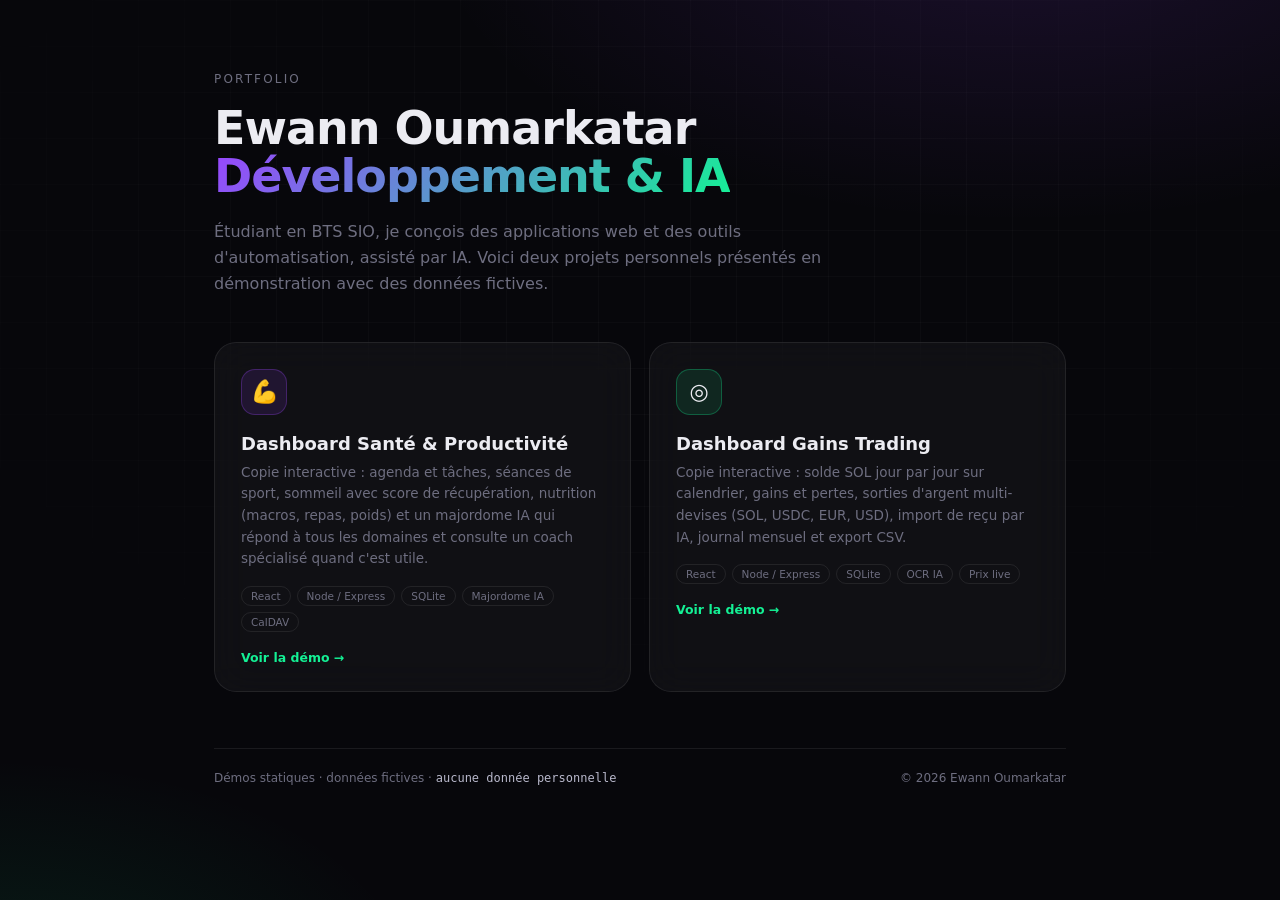
<file: index.html>
<!doctype html>
<html lang="fr">
<head>
<meta charset="utf-8" />
<meta name="viewport" content="width=device-width, initial-scale=1.0" />
<title>Ewann Oumarkatar — Portfolio</title>
<style>
  :root {
    --bg: #07070b;
    --text: #ECECF2;
    --muted: #6E6E80;
    --line: rgba(255,255,255,0.08);
    --glass: rgba(255,255,255,0.04);
    --violet: #9945FF;
    --green: #14F195;
  }
  * { box-sizing: border-box; margin: 0; padding: 0; }
  html, body { min-height: 100%; }
  body {
    background:
      radial-gradient(1000px 520px at 80% -10%, rgba(153,69,255,0.14), transparent 60%),
      radial-gradient(760px 420px at 0% 110%, rgba(20,241,149,0.09), transparent 55%),
      var(--bg);
    color: var(--text);
    font-family: 'Inter', system-ui, -apple-system, 'Segoe UI', sans-serif;
    -webkit-font-smoothing: antialiased;
    min-height: 100vh;
    display: flex;
    flex-direction: column;
  }
  .grid-bg::before {
    content: "";
    position: fixed; inset: 0; pointer-events: none; z-index: 0;
    background-image:
      linear-gradient(rgba(255,255,255,0.022) 1px, transparent 1px),
      linear-gradient(90deg, rgba(255,255,255,0.022) 1px, transparent 1px);
    background-size: 46px 46px;
    -webkit-mask-image: radial-gradient(ellipse 90% 70% at 50% 30%, #000 30%, transparent 75%);
    mask-image: radial-gradient(ellipse 90% 70% at 50% 30%, #000 30%, transparent 75%);
  }
  .wrap { position: relative; z-index: 1; max-width: 900px; margin: 0 auto; padding: 72px 24px 64px; width: 100%; }

  .eyebrow { font-size: 12px; letter-spacing: .18em; text-transform: uppercase; color: var(--muted); margin-bottom: 18px; }
  h1 { font-size: clamp(30px, 6vw, 46px); font-weight: 800; letter-spacing: -1px; line-height: 1.05; }
  h1 .grad {
    background: linear-gradient(135deg, var(--violet), var(--green));
    -webkit-background-clip: text; background-clip: text; color: transparent;
  }
  .lead { color: var(--muted); font-size: 16px; line-height: 1.65; margin-top: 18px; max-width: 640px; }

  .cards { display: grid; grid-template-columns: 1fr; gap: 18px; margin-top: 44px; }
  @media (min-width: 720px) { .cards { grid-template-columns: 1fr 1fr; } }

  a.card {
    display: block; text-decoration: none; color: inherit;
    background: var(--glass);
    border: 1px solid var(--line);
    border-radius: 22px;
    padding: 26px;
    backdrop-filter: blur(18px);
    -webkit-backdrop-filter: blur(18px);
    transition: transform .18s ease, border-color .18s ease, background .18s ease;
  }
  a.card:hover { transform: translateY(-4px); border-color: rgba(255,255,255,0.18); background: rgba(255,255,255,0.07); }
  .card .ic {
    width: 46px; height: 46px; border-radius: 14px; display: grid; place-items: center;
    font-size: 22px; margin-bottom: 18px;
    background: rgba(153,69,255,0.12); border: 1px solid rgba(153,69,255,0.28);
  }
  .card.t-green .ic { background: rgba(20,241,149,0.10); border-color: rgba(20,241,149,0.28); }
  .card h2 { font-size: 18px; font-weight: 700; margin-bottom: 8px; }
  .card p { color: var(--muted); font-size: 13.5px; line-height: 1.6; }
  .card .tags { display: flex; flex-wrap: wrap; gap: 6px; margin-top: 16px; }
  .tag { font-size: 10.5px; color: var(--muted); border: 1px solid var(--line); border-radius: 999px; padding: 3px 9px; }
  .card .go { margin-top: 18px; font-size: 12.5px; font-weight: 600; color: var(--green); }

  footer { margin-top: 56px; padding-top: 22px; border-top: 1px solid var(--line); color: var(--muted); font-size: 12px; display: flex; justify-content: space-between; flex-wrap: wrap; gap: 10px; }
  footer code { font-family: 'JetBrains Mono', ui-monospace, monospace; color: #b9b9cc; }
</style>
</head>
<body class="grid-bg">
  <div class="wrap">
    <div class="eyebrow">Portfolio</div>
    <h1>Ewann Oumarkatar<br><span class="grad">Développement &amp; IA</span></h1>
    <p class="lead">
      Étudiant en BTS SIO, je conçois des applications web et des outils d'automatisation,
      assisté par IA. Voici deux projets personnels présentés en démonstration avec des
      données fictives.
    </p>

    <div class="cards">
      <a class="card" href="sante/index.html">
        <div class="ic">💪</div>
        <h2>Dashboard Santé &amp; Productivité</h2>
        <p>Copie interactive : agenda et tâches, séances de sport, sommeil avec score de récupération, nutrition (macros, repas, poids) et un majordome IA qui répond à tous les domaines et consulte un coach spécialisé quand c'est utile.</p>
        <div class="tags">
          <span class="tag">React</span><span class="tag">Node / Express</span>
          <span class="tag">SQLite</span><span class="tag">Majordome IA</span><span class="tag">CalDAV</span>
        </div>
        <div class="go">Voir la démo →</div>
      </a>

      <a class="card t-green" href="trading/index.html">
        <div class="ic">◎</div>
        <h2>Dashboard Gains Trading</h2>
        <p>Copie interactive : solde SOL jour par jour sur calendrier, gains et pertes, sorties d'argent multi-devises (SOL, USDC, EUR, USD), import de reçu par IA, journal mensuel et export CSV.</p>
        <div class="tags">
          <span class="tag">React</span><span class="tag">Node / Express</span>
          <span class="tag">SQLite</span><span class="tag">OCR IA</span><span class="tag">Prix live</span>
        </div>
        <div class="go">Voir la démo →</div>
      </a>
    </div>

    <footer>
      <span>Démos statiques · données fictives · <code>aucune donnée personnelle</code></span>
      <span>© 2026 Ewann Oumarkatar</span>
    </footer>
  </div>
</body>
</html>
</file>
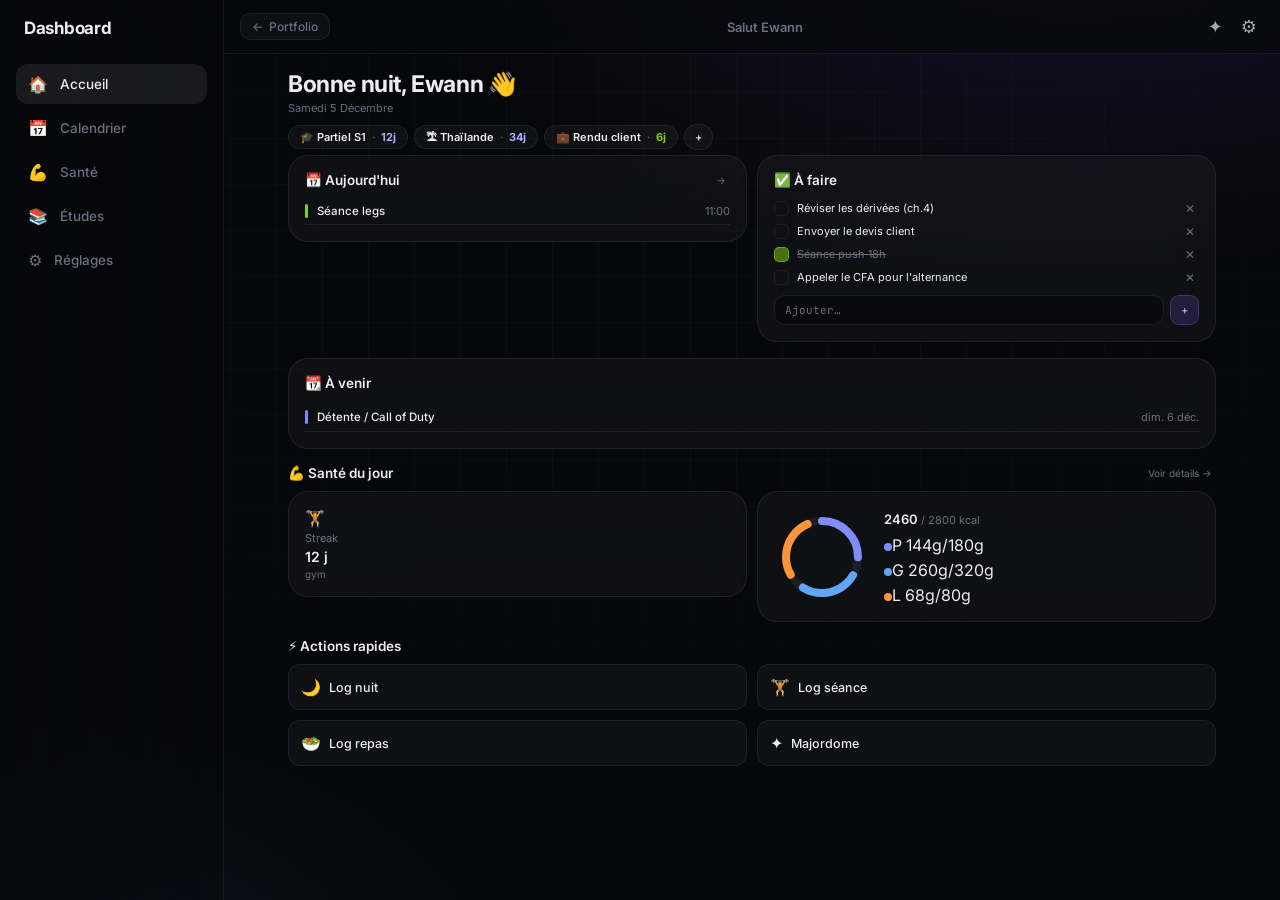
<file: sante/index.html>
<!doctype html>
<html lang="fr">
<head>
<meta charset="utf-8" />
<meta name="viewport" content="width=device-width, initial-scale=1.0" />
<title>Dashboard Perso — Démo · Ewann Oumarkatar</title>
<link rel="stylesheet" href="style.css" />
</head>
<body>

<!-- ───────────────────────── ÉCRAN DE CONNEXION ───────────────────────── -->
<div id="login" class="login-screen" style="min-height:100vh;display:grid;place-items:center;position:relative;z-index:1">
  <div class="card" style="width:100%;max-width:340px;padding:30px">
    <div style="display:flex;flex-direction:column;align-items:center;gap:12px;margin-bottom:22px">
      <div style="width:52px;height:52px;border-radius:15px;background:rgba(139,92,246,.12);border:1px solid rgba(139,92,246,.3);display:grid;place-items:center;font-size:24px;box-shadow:0 0 26px rgba(139,92,246,.28)">🧭</div>
      <div style="text-align:center">
        <div style="font-weight:700;font-size:19px;letter-spacing:-.4px">Dashboard Perso</div>
        <div class="muted" style="margin-top:4px">Accès privé · démo</div>
      </div>
    </div>
    <div style="display:flex;flex-direction:column;gap:10px">
      <input id="lg-user" placeholder="Identifiant" autocomplete="username" />
      <input id="lg-pwd" type="password" placeholder="Mot de passe" autocomplete="current-password" />
      <div id="lg-err" class="muted" style="color:#f87171;text-align:center"></div>
      <button class="btn" id="lg-btn" style="padding:11px;font-weight:600;background:linear-gradient(135deg,#8B5CF6,#3B82F6);border:none;color:#fff">Entrer</button>
      <p class="muted" style="text-align:center;line-height:1.5">Démo — clique simplement sur <b>Entrer</b>, aucune donnée n'est envoyée.</p>
    </div>
  </div>
</div>

<!-- ───────────────────────── APPLICATION ───────────────────────── -->
<div class="shell hide" id="app">

  <!-- Sidebar desktop -->
  <nav class="side">
    <div class="side-title">Dashboard</div>
    <button class="navlink on" data-view="accueil"><span class="ic">🏠</span>Accueil</button>
    <button class="navlink" data-view="calendrier"><span class="ic">📅</span>Calendrier</button>
    <button class="navlink" data-view="sante"><span class="ic">💪</span>Santé</button>
    <button class="navlink" data-view="etudes"><span class="ic">📚</span>Études</button>
    <button class="navlink" id="open-settings"><span class="ic">⚙️</span>Réglages</button>
  </nav>

  <!-- Header -->
  <header class="hdr">
    <a class="backlink" href="../index.html" title="Retour au portfolio">← <span>Portfolio</span></a>
    <div class="greet">Salut Ewann</div>
    <div class="acts">
      <button class="iconbtn" id="open-chat-top" title="Ouvrir le majordome">✦</button>
      <button class="iconbtn" id="open-settings-top" title="Paramètres">⚙️</button>
    </div>
  </header>

  <main class="main">

    <!-- ══════════════════ VUE ACCUEIL ══════════════════ -->
    <section class="view on" id="view-accueil">
      <h1 style="font-size:23px;font-weight:700;letter-spacing:-.4px" id="greeting">Bonjour, Ewann 👋</h1>
      <p class="muted" style="text-transform:capitalize;margin-top:3px" id="today-label"></p>

      <!-- Countdowns -->
      <div id="countdowns" style="margin-top:9px"></div>

      <!-- Agenda + Todos -->
      <div class="grid2" style="margin-bottom:16px">
        <div class="card" style="margin:0">
          <div class="rowline"><h2 style="margin:0">📅 Aujourd'hui</h2>
            <button class="xbtn" style="font-size:10px;color:var(--muted)" onclick="go('calendrier')">→</button></div>
          <div id="today-events"></div>
        </div>
        <div class="card" style="margin:0">
          <h2>✅ À faire</h2>
          <div id="todos-list" style="display:flex;flex-direction:column;gap:6px;max-height:150px;overflow-y:auto;margin-bottom:9px"></div>
          <div style="display:flex;gap:6px">
            <input id="todo-input" placeholder="Ajouter…" style="font-size:11px;padding:7px 10px" />
            <button class="btn violet sm" onclick="addTodo()">+</button>
          </div>
        </div>
      </div>

      <!-- Upcoming -->
      <div class="card" id="upcoming-card">
        <h2>📆 À venir</h2>
        <div id="upcoming"></div>
      </div>

      <!-- Santé snapshot -->
      <div class="rowline"><h2 style="font-size:13.5px;font-weight:600;margin:0">💪 Santé du jour</h2>
        <button class="xbtn" style="font-size:10px;color:var(--muted)" onclick="go('sante')">Voir détails →</button></div>
      <div class="grid2" style="margin-bottom:16px">
        <div class="card" style="margin:0;display:flex;flex-direction:column;gap:3px">
          <span style="font-size:16px">🏋️</span><span class="muted">Streak</span>
          <span style="font-size:14px;font-weight:600">12 j</span><span class="muted" style="font-size:10px">gym</span>
        </div>
        <div class="card" style="margin:0">
          <div id="macro-ring-home"></div>
        </div>
      </div>

      <!-- Actions rapides -->
      <h2 style="font-size:13.5px;font-weight:600;margin-bottom:10px">⚡ Actions rapides</h2>
      <div class="grid2">
        <button class="btn" style="display:flex;align-items:center;gap:8px;text-align:left;padding:12px" onclick="go('sante')"><span style="font-size:16px">🌙</span>Log nuit</button>
        <button class="btn" style="display:flex;align-items:center;gap:8px;text-align:left;padding:12px" onclick="go('sante')"><span style="font-size:16px">🏋️</span>Log séance</button>
        <button class="btn" style="display:flex;align-items:center;gap:8px;text-align:left;padding:12px" onclick="go('sante')"><span style="font-size:16px">🥗</span>Log repas</button>
        <button class="btn" style="display:flex;align-items:center;gap:8px;text-align:left;padding:12px" onclick="openChat()"><span style="font-size:16px">✦</span>Majordome</button>
      </div>
    </section>

    <!-- ══════════════════ VUE CALENDRIER ══════════════════ -->
    <section class="view" id="view-calendrier">
      <div class="rowline" style="justify-content:flex-end">
        <div class="tabs" style="margin:0">
          <button class="on" data-calview="week">Semaine</button>
          <button data-calview="month">Mois</button>
        </div>
      </div>
      <div class="card" style="padding:14px">
        <div class="rowline">
          <button class="btn sm" id="cal-prev">‹</button>
          <span id="cal-title" style="font-weight:700;font-size:15px"></span>
          <button class="btn sm" id="cal-next">›</button>
        </div>
        <div id="cal-week" class="weekgrid"></div>
        <div id="cal-month" class="hide">
          <div class="monthgrid" id="cal-month-head"></div>
          <div class="monthgrid" id="cal-month-body" style="margin-top:4px"></div>
        </div>
      </div>
      <div class="card">
        <h2>✅ À faire</h2>
        <div style="display:flex;gap:8px;margin-bottom:11px">
          <input id="todo-input-cal" placeholder="Ajouter un truc…" style="font-size:12px" />
          <button class="btn violet" onclick="addTodo('todo-input-cal')">+</button>
        </div>
        <div id="todos-list-cal" style="display:flex;flex-direction:column;gap:7px"></div>
      </div>
      <p class="note">Démo statique — agenda et tâches fictifs, entièrement cliquables.<br>App réelle : sync CalDAV / Apple Calendar, création d'événements, rappels.</p>
    </section>

    <!-- ══════════════════ VUE SANTÉ ══════════════════ -->
    <section class="view" id="view-sante">
      <div class="snap">
        <div class="m"><span class="i">⚖️</span><span class="l">Poids</span><span class="v" id="snap-weight">72,4 kg</span></div>
        <div class="m"><span class="i">🏋️</span><span class="l">Streak</span><span class="v">12 j</span></div>
        <div class="m"><span class="i">🔥</span><span class="l">Kcal</span><span class="v" id="snap-kcal">2 460 / 2 800</span></div>
      </div>

      <!-- Workout -->
      <div class="card">
        <div class="rowline"><h2 style="margin:0">💪 Workout</h2>
          <button class="btn violet sm" onclick="document.getElementById('wk-form').classList.toggle('hide')">+ Log séance</button></div>
        <div id="wk-form" class="bright hide" style="margin-bottom:11px;display:flex;flex-direction:column;gap:7px">
          <div class="grid4">
            <div><label class="lbl">Date</label><input type="date" id="wk-date"></div>
            <div><label class="lbl">Durée (min)</label><input type="number" id="wk-dur" placeholder="60"></div>
            <div><label class="lbl">Type</label><select id="wk-type"><option>Push</option><option>Pull</option><option>Legs</option><option>Full body</option></select></div>
            <div><label class="lbl">Affluence</label><select id="wk-crowd"><option>faible</option><option>moyenne</option><option>forte</option></select></div>
          </div>
          <button class="btn violet" onclick="addSession()">Enregistrer la séance</button>
        </div>
        <div class="list" id="wk-list"></div>
        <div class="wk" id="wk-chart"></div>
        <div class="wk-axis"><div>S-3</div><div>S-2</div><div>S-1</div><div>Cette sem.</div></div>
        <p class="muted" style="margin-top:8px">Volume 4 semaines (kg) par groupe musculaire</p>
      </div>

      <!-- Sommeil -->
      <div class="card">
        <h2>🌙 Sommeil</h2>
        <div class="score">
          <svg width="80" height="80" viewBox="0 0 80 80">
            <circle cx="40" cy="40" r="31.5" fill="none" stroke="rgba(255,255,255,0.04)" stroke-width="13"/>
            <circle id="sleep-arc" cx="40" cy="40" r="31.5" fill="none" stroke="#34d399" stroke-width="13" stroke-linecap="round"
                    stroke-dasharray="198" stroke-dashoffset="33" transform="rotate(-90 40 40)"/>
            <text id="sleep-score" x="40" y="38" text-anchor="middle" fill="#34d399" font-size="15" font-weight="700">87</text>
            <text x="40" y="50" text-anchor="middle" fill="#6E6E80" font-size="8">/ 100</text>
          </svg>
          <div class="metrics">
            <span style="font-size:12px;font-weight:600;color:#34d399;margin-bottom:2px" id="sleep-label">Excellent</span>
            <span class="mr"><span class="dot" style="background:#60a5fa"></span>Sommeil&nbsp;: <b id="sleep-dur">7h48</b></span>
            <span class="mr"><span class="dot" style="background:#f87171"></span>FC moy&nbsp;: <b>52 bpm</b></span>
            <span class="mr"><span class="dot" style="background:#34d399"></span>HRV&nbsp;: <b>74 ms</b></span>
          </div>
        </div>
        <div class="bright" style="margin-top:12px;display:flex;flex-direction:column;gap:9px">
          <div class="grid4">
            <div><label class="lbl">Date</label><input type="date" id="sl-date"></div>
            <div><label class="lbl">Coucher</label><input type="time" id="sl-bed" value="23:00"></div>
            <div><label class="lbl">Réveil</label><input type="time" id="sl-wake" value="07:00"></div>
            <div><label class="lbl">Qualité</label><input type="range" id="sl-q" min="1" max="5" value="4" oninput="document.getElementById('sl-qv').textContent=this.value+'/5'"><span class="muted" id="sl-qv">4/5</span></div>
          </div>
          <button class="btn blue" onclick="saveSleep()">Log nuit</button>
        </div>
        <p class="muted" style="margin:14px 0 6px">7 dernières nuits</p>
        <svg class="spark" id="sleep-chart" viewBox="0 0 340 110" preserveAspectRatio="none"></svg>
      </div>

      <!-- Nutrition -->
      <div class="card">
        <div class="rowline"><h2 style="margin:0">🥗 Nutrition</h2><span class="muted" id="nutri-date">Aujourd'hui</span></div>
        <div class="bright" style="margin-bottom:13px" id="macros"></div>

        <p class="muted" style="margin-bottom:8px">Repas du jour</p>
        <div class="list" style="margin-bottom:12px" id="meals-list"></div>

        <div class="bright" style="margin-bottom:13px;display:flex;flex-direction:column;gap:8px">
          <div style="display:flex;gap:8px">
            <input id="meal-desc" placeholder="Décrire un repas… (ex: 150g riz + 200g poulet)" style="font-size:11.5px" />
            <button class="btn lime sm" onclick="describeMeal()" title="Analyser">✦</button>
          </div>
          <div style="display:flex;gap:8px">
            <input id="meal-name" placeholder="Nom du repas" style="font-size:11.5px" />
            <input id="meal-cal" type="number" placeholder="kcal" style="max-width:82px" />
            <button class="btn lime sm" onclick="addMeal()">+ Ajouter</button>
          </div>
          <p class="muted" style="font-size:10px">✦ = estimation automatique (nom + macros) par l'IA dans la vraie app · 📷 photo & code-barre également disponibles</p>
        </div>

        <div class="bright">
          <p class="muted" style="margin-bottom:10px">Répartition des macros (total du jour)</p>
          <div class="donut-wrap">
            <svg width="80" height="80" viewBox="0 0 80 80" id="macro-donut"></svg>
            <div class="legend" id="macro-legend"></div>
          </div>
        </div>

        <p class="muted" style="margin:16px 0 6px">⚖️ Poids — 30 jours</p>
        <svg class="spark" id="weight-chart" viewBox="0 0 340 110" preserveAspectRatio="none"></svg>
      </div>

      <p class="note">Démo statique — données fictives.<br>Application réelle : React + Node/Express + SQLite, coachs IA (gym, sommeil, nutrition, études).</p>
    </section>

    <!-- ══════════════════ VUE ÉTUDES ══════════════════ -->
    <section class="view" id="view-etudes">
      <h1 style="font-size:23px;font-weight:700;letter-spacing:-.4px;margin-bottom:14px">📚 Études</h1>
      <div class="card">
        <h2>⏱ Pomodoro</h2>
        <div style="display:flex;align-items:center;gap:16px">
          <div id="pomo" style="font-family:'JetBrains Mono',monospace;font-size:38px;font-weight:700;letter-spacing:-1px">25:00</div>
          <div style="display:flex;gap:7px">
            <button class="btn violet" id="pomo-start">Démarrer</button>
            <button class="btn sm" id="pomo-reset">Reset</button>
          </div>
        </div>
        <p class="muted" style="margin-top:10px">Plan : 4 sessions de 25 min, pause 5 min. Session en cours : <b>Maths — dérivées</b></p>
      </div>
      <div class="card">
        <h2>🗓 Plan de révisions</h2>
        <div class="list">
          <div class="rowitem"><div><span class="nm">Mathématiques</span><span class="kl">Chapitre 4 · dérivées & intégrales</span></div><span class="rt">J-2</span></div>
          <div class="rowitem"><div><span class="nm">Économie</span><span class="kl">Fiche de synthèse micro</span></div><span class="rt">J-4</span></div>
          <div class="rowitem"><div><span class="nm">Anglais</span><span class="kl">Oral · présentation 5 min</span></div><span class="rt">J-6</span></div>
        </div>
      </div>
      <div class="card">
        <h2>🎓 Countdown examens</h2>
        <p style="font-family:'JetBrains Mono',monospace;font-size:26px;font-weight:700;color:var(--lime)">J-12</p>
        <p class="muted" style="margin-top:5px">Partiel semestre 1 — 24 octobre</p>
      </div>
      <p class="note">Démo statique.<br>App réelle : Pomodoro fonctionnel, plan de révisions, countdown examens, coach études IA.</p>
    </section>

    <!-- ══════════════════ VUE RÉGLAGES ══════════════════ -->
    <section class="view" id="view-settings">
      <h1 style="font-size:23px;font-weight:700;letter-spacing:-.4px;margin-bottom:14px">⚙️ Réglages</h1>
      <div class="card">
        <div class="rowline"><h2 style="margin:0">Sync Apple Calendar</h2><span class="badge lime">Configuré ✓</span></div>
        <p class="muted" style="margin-bottom:11px">Synchronisation CalDAV via Apple ID + mot de passe d'application.</p>
        <div style="display:flex;flex-direction:column;gap:9px">
          <div><label class="lbl">Apple ID</label><input placeholder="you@icloud.com" disabled value="e•••••@icloud.com" /></div>
          <div><label class="lbl">App-Specific Password</label><input type="password" disabled value="xxxxxxxxxxxxxxxx" /></div>
          <div style="display:flex;gap:8px;flex-wrap:wrap"><button class="btn" disabled>Test sync</button><button class="btn" style="border-color:rgba(248,113,113,.3);color:#f87171">Supprimer</button></div>
        </div>
      </div>
      <div class="card">
        <h2>Objectifs nutrition</h2>
        <div class="bright" style="margin-bottom:12px">
          <p class="muted">Maintien estimé</p>
          <p style="font-size:13.5px;font-weight:600;margin-top:2px">2 795 kcal/j</p>
          <p class="muted" style="margin-top:9px">Objectif bulk (+450 kcal)</p>
          <p style="font-size:13.5px;font-weight:600;margin-top:2px">3 245 kcal · 179 g P · 373 g G · 90 g L</p>
        </div>
        <div style="margin-bottom:11px"><label class="lbl">Activité</label>
          <select><option>Modérément actif (3-5 séances/sem)</option><option>Sédentaire</option><option>Légèrement actif</option><option>Très actif</option></select></div>
        <p class="muted" style="margin-bottom:11px">Les cibles sont calculées à partir des mensurations renseignées dans l'application réelle (poids, taille, âge, niveau d'activité).</p>
        <button class="btn violet">Sauvegarder</button>
      </div>
      <div class="card">
        <div class="rowline"><h2 style="margin:0">Compte</h2><button class="btn sm" onclick="logout()">Se déconnecter</button></div>
        <p class="muted">Utilisateur</p><p style="font-size:13.5px;font-weight:500">Ewann</p>
      </div>
    </section>
  </main>

  <!-- Bottom nav mobile -->
  <nav class="bottomnav">
    <div class="inner">
      <button class="tab on" data-view="accueil"><span class="ic">🏠</span><span class="lb">Accueil</span></button>
      <button class="tab" data-view="calendrier"><span class="ic">📅</span><span class="lb">Calendar</span></button>
      <button class="tab" data-view="sante"><span class="ic">💪</span><span class="lb">Santé</span></button>
      <button class="tab" data-view="etudes"><span class="ic">📚</span><span class="lb">Études</span></button>
    </div>
  </nav>
</div>

<!-- ───────────────────────── MAJORDOME (CHAT IA) ───────────────────────── -->
<div class="backdrop" id="chat-backdrop" onclick="closeChat()"></div>
<aside class="chatpanel" id="chatpanel">
  <div class="chdr">
    <span class="t">✦ Majordome</span>
    <button class="xbtn" onclick="closeChat()">✕</button>
  </div>
  <div class="chatbody" id="chat-body">
    <p class="muted" style="text-align:center;margin-top:20px">Bonjour Ewann. Comment je peux t'aider ?</p>
  </div>
  <div class="chatfoot">
    <textarea id="chat-input" rows="2" placeholder="Message…"></textarea>
    <button class="sendbtn" id="chat-send">→</button>
  </div>
</aside>

<script src="app.js"></script>
</body>
</html>
</file>
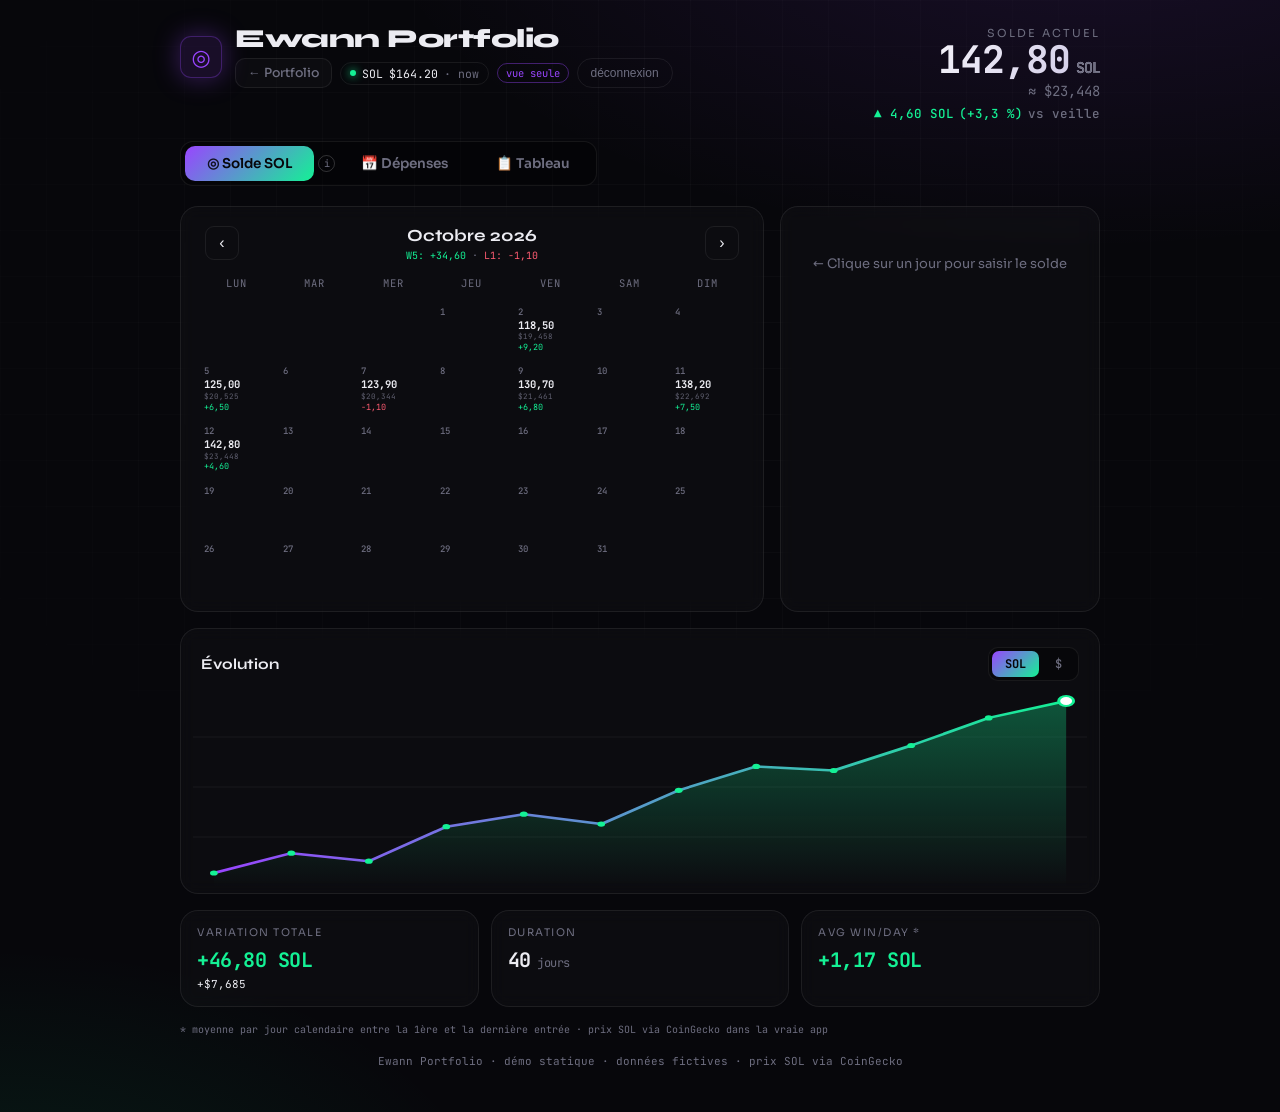
<file: trading/index.html>
<!doctype html>
<html lang="fr">
<head>
<meta charset="utf-8" />
<meta name="viewport" content="width=device-width, initial-scale=1.0" />
<title>Dashboard Gains Trading — Démo · Ewann Oumarkatar</title>
<style>
@import url("https://fonts.googleapis.com/css2?family=Syne:wght@600;700;800&family=Sora:wght@400;500;600&family=JetBrains+Mono:wght@400;500;700&display=swap");
:root{
  --bg:#07070b; --text:#ECECF2; --muted:#6E6E80; --line:rgba(255,255,255,0.07);
  --glass:rgba(255,255,255,0.025); --glass2:rgba(255,255,255,0.05);
  --green:#14F195; --red:#FF5C72; --purple:#9945FF;
}
*{box-sizing:border-box;margin:0;padding:0}
html,body{min-height:100%}
body{color:var(--text);font-family:'Sora',system-ui,sans-serif;-webkit-font-smoothing:antialiased}
/* ---------- Login ---------- */
.login{min-height:100vh;display:flex;align-items:center;justify-content:center;position:relative;
  background:radial-gradient(900px 500px at 70% 10%,rgba(153,69,255,0.15),transparent 60%),
             radial-gradient(700px 400px at 10% 90%,rgba(20,241,149,0.1),transparent 55%),#07070b}
.login-back{position:absolute;top:20px;left:20px;z-index:5}
.backlink{display:inline-flex;align-items:center;gap:6px;text-decoration:none;color:var(--muted);
  font-size:12.5px;font-weight:500;border:1px solid var(--line);background:var(--glass);
  padding:6px 12px;border-radius:10px;transition:.15s;white-space:nowrap;font-family:'Sora',sans-serif}
.backlink:hover{color:var(--text);background:var(--glass2);border-color:rgba(153,69,255,.5)}
.login-card{width:100%;max-width:360px;padding:40px;background:rgba(255,255,255,0.025);
  border:1px solid rgba(255,255,255,0.07);border-radius:24px;backdrop-filter:blur(12px);animation:fade .45s ease}
@keyframes fade{from{opacity:0;transform:translateY(18px)}to{opacity:1;transform:translateY(0)}}
@keyframes shake{0%,100%{transform:translateX(0)}20%,60%{transform:translateX(-8px)}40%,80%{transform:translateX(8px)}}
.login-logo{width:56px;height:56px;border-radius:16px;background:rgba(153,69,255,0.12);border:1px solid rgba(153,69,255,0.3);
  display:grid;place-items:center;box-shadow:0 0 32px rgba(153,69,255,0.3);font-size:26px;font-weight:900;color:var(--purple)}
.linput{width:100%;background:rgba(0,0,0,0.4);border:1px solid rgba(255,255,255,0.08);color:var(--text);
  padding:13px 16px;border-radius:12px;font-family:'JetBrains Mono',monospace;font-size:15px;outline:none;transition:.15s}
.linput:focus{border-color:rgba(153,69,255,0.7);box-shadow:0 0 0 3px rgba(153,69,255,0.15)}
.lbtn{border:none;cursor:pointer;padding:13px;border-radius:12px;font-family:'Sora',sans-serif;font-weight:600;font-size:14px;
  color:#07070b;background:linear-gradient(135deg,#9945FF,#14F195);box-shadow:0 6px 24px rgba(20,241,149,0.2);transition:.15s}
.lbtn:hover{transform:translateY(-1px);filter:brightness(1.08)}

/* ---------- App shell ---------- */
.app{display:none;min-height:100vh;padding:26px 20px 44px;position:relative;overflow:hidden;
  background:radial-gradient(1200px 600px at 85% -10%,rgba(153,69,255,0.13),transparent 60%),
             radial-gradient(900px 500px at 0% 110%,rgba(20,241,149,0.09),transparent 55%),var(--bg)}
.app.on{display:block}
.app::before{content:"";position:absolute;inset:0;pointer-events:none;z-index:0;
  background-image:linear-gradient(rgba(255,255,255,0.025) 1px,transparent 1px),linear-gradient(90deg,rgba(255,255,255,0.025) 1px,transparent 1px);
  background-size:46px 46px;mask-image:radial-gradient(ellipse 90% 70% at 50% 30%,#000 30%,transparent 75%);
  -webkit-mask-image:radial-gradient(ellipse 90% 70% at 50% 30%,#000 30%,transparent 75%)}
.wrap{max-width:920px;margin:0 auto;position:relative;z-index:1}

.head{display:flex;align-items:flex-start;justify-content:space-between;gap:16px;flex-wrap:wrap;margin-bottom:18px}
.brand{display:flex;align-items:center;gap:13px}
.logo{width:42px;height:42px;border-radius:11px;flex:none;background:rgba(153,69,255,0.12);border:1px solid rgba(153,69,255,0.3);
  display:grid;place-items:center;box-shadow:0 0 26px rgba(153,69,255,0.35);font-size:22px;font-weight:900;color:var(--purple)}
h1{font-family:'Syne';font-weight:800;font-size:26px;letter-spacing:-0.5px;line-height:1}
.sub{color:var(--muted);font-size:12.5px;margin-top:6px;display:flex;align-items:center;gap:8px;flex-wrap:wrap}
.live{display:inline-flex;align-items:center;gap:6px;cursor:pointer;font-family:'JetBrains Mono';font-size:11.5px;color:var(--text);
  border:1px solid var(--line);padding:3px 9px;border-radius:999px;transition:.15s}
.live:hover{border-color:rgba(20,241,149,0.5)}
.dot{width:6px;height:6px;border-radius:50%;background:var(--green);box-shadow:0 0 8px var(--green);animation:pulse 2s infinite}
@keyframes pulse{0%,100%{opacity:1}50%{opacity:.35}}
.ago{color:var(--muted)}
.balance{text-align:right}
.balance .lbl{color:var(--muted);font-size:11px;text-transform:uppercase;letter-spacing:2px}
.balance .big{font-family:'JetBrains Mono';font-weight:700;font-size:38px;line-height:1.05;letter-spacing:-1px;
  background:linear-gradient(120deg,#fff,#cfc9e6);-webkit-background-clip:text;background-clip:text;-webkit-text-fill-color:transparent}
.balance .big small{font-size:15px;color:var(--muted);-webkit-text-fill-color:var(--muted);margin-left:6px}
.balance .usd{font-family:'JetBrains Mono';font-size:14px;color:var(--muted);margin-top:2px}
.day-chip{display:inline-flex;align-items:center;gap:5px;font-family:'JetBrains Mono';font-size:12.5px;margin-top:5px;font-weight:500}

.card{background:var(--glass);border:1px solid var(--line);border-radius:18px;backdrop-filter:blur(8px)}
.side-panel{padding:18px}
.side-panel h3{font-family:'Syne';font-weight:700;font-size:15px;margin-bottom:14px}
.field{display:flex;flex-direction:column;gap:6px}
.field label{font-size:11px;color:var(--muted);text-transform:uppercase;letter-spacing:1.4px;padding-left:2px}
input,select{background:rgba(0,0,0,0.35);border:1px solid var(--line);color:var(--text);padding:12px 14px;border-radius:12px;
  font-family:'JetBrains Mono';font-size:15px;font-weight:500;outline:none;width:100%;transition:.15s}
input:focus,select:focus{border-color:rgba(153,69,255,0.7);box-shadow:0 0 0 3px rgba(153,69,255,0.15)}
input[type=date]{color-scheme:dark}select{color-scheme:dark;cursor:pointer}
.btn{border:none;cursor:pointer;padding:12px 22px;border-radius:12px;font-family:'Sora';font-weight:600;font-size:14px;color:#07070b;
  white-space:nowrap;background:linear-gradient(135deg,var(--purple),var(--green));box-shadow:0 6px 22px rgba(20,241,149,0.22);transition:.15s}
.btn:hover{transform:translateY(-1px);filter:brightness(1.06)}.btn:disabled{opacity:.6;cursor:wait}
.btn-sm{padding:8px 16px;font-size:12.5px;border-radius:10px}
.btn-plain{background:transparent;border:1px solid var(--line);color:var(--muted);box-shadow:none;font-size:12px;padding:7px 13px;border-radius:999px}
.btn-plain:hover{color:var(--text);border-color:rgba(255,92,114,0.5)}
.btn-purple{background:rgba(153,69,255,0.12);border:1px solid rgba(153,69,255,0.3);color:var(--purple);box-shadow:none}
.btn-purple:hover{background:rgba(153,69,255,0.2)}

.tabs{display:flex;align-items:center;gap:4px;background:rgba(0,0,0,0.35);border:1px solid var(--line);padding:4px;
  border-radius:13px;margin-bottom:20px;width:fit-content;flex-wrap:wrap}
.tabs button{border:none;background:transparent;color:var(--muted);cursor:pointer;font-family:'Sora';font-size:13.5px;font-weight:600;
  padding:9px 22px;border-radius:10px;transition:.15s}
.tabs button.on{background:linear-gradient(135deg,var(--purple),var(--green));color:#07070b}

.info-badge{display:inline-flex;align-items:center;justify-content:center;width:17px;height:17px;border-radius:50%;
  border:1px solid rgba(255,255,255,0.18);color:var(--muted);font-size:10px;position:relative;font-family:'JetBrains Mono';cursor:default}
.info-badge .tip{display:none;position:absolute;bottom:calc(100% + 8px);left:50%;transform:translateX(-50%);background:#0d0d14;
  border:1px solid var(--line);border-radius:10px;padding:9px 13px;white-space:nowrap;font-size:11px;font-family:'Sora',sans-serif;
  color:var(--text);z-index:100;box-shadow:0 8px 28px rgba(0,0,0,0.6);line-height:1.5;font-weight:400}
.info-badge:hover .tip{display:block}

.cal-wrap{display:grid;grid-template-columns:1fr 320px;gap:16px;margin-bottom:16px}
.cal-nav{display:flex;align-items:center;justify-content:space-between;padding:0 6px;margin-bottom:14px}
.cal-nav .mn{font-family:'Syne';font-weight:700;font-size:17px}
.cal-nav button{background:transparent;border:1px solid var(--line);color:var(--text);width:34px;height:34px;border-radius:9px;cursor:pointer;font-size:16px;transition:.15s}
.cal-nav button:hover{border-color:rgba(153,69,255,0.5);background:rgba(153,69,255,0.08)}
.cal-grid{display:grid;grid-template-columns:repeat(7,1fr);gap:4px}
.cal-hdr{font-family:'JetBrains Mono';font-size:10.5px;color:var(--muted);text-align:center;padding:0 0 8px;text-transform:uppercase;letter-spacing:1px}
.cal-cell{aspect-ratio:1;border-radius:10px;display:flex;flex-direction:column;align-items:center;justify-content:center;gap:3px;
  cursor:pointer;border:1px solid transparent;transition:.12s;position:relative}
.cal-cell:hover{border-color:rgba(153,69,255,0.4);background:rgba(153,69,255,0.06)}
.cal-cell.today{border-color:rgba(20,241,149,0.5)}
.cal-cell.sel{border-color:var(--purple);background:rgba(153,69,255,0.12)}
.cal-cell .cd{font-family:'JetBrains Mono';font-size:13px;font-weight:600}
.cal-cell .cdots{display:flex;gap:2px}.cal-cell .cdot{width:5px;height:5px;border-radius:50%}
.cal-cell.empty-cell{cursor:default}
.sol-cal .cal-cell{aspect-ratio:unset;min-height:54px;justify-content:flex-start;align-items:flex-start;padding:5px 4px;gap:2px}
.sol-cal .cd{font-size:9px;font-weight:500;color:var(--muted);line-height:1}
.sc-sol{font-family:'JetBrains Mono';font-size:10.5px;font-weight:700;line-height:1.2}
.sc-delta{font-family:'JetBrains Mono';font-size:8.5px;line-height:1}
.sc-usd{font-family:'JetBrains Mono';font-size:7.5px;color:var(--muted);line-height:1;opacity:.85}
.cal-cell .c-total{font-family:'JetBrains Mono';font-size:9px;color:var(--green);opacity:.85;line-height:1}

.exp-row{display:flex;align-items:center;gap:10px;padding:10px 0;border-bottom:1px solid rgba(255,255,255,0.05)}
.exp-row:last-child{border-bottom:none}
.exp-cur{font-family:'JetBrains Mono';font-size:11px;font-weight:700;padding:3px 8px;border-radius:6px;flex:none}
.exp-info{flex:1;min-width:0}
.exp-info .ea{font-family:'JetBrains Mono';font-weight:700;font-size:14px}
.exp-info .ed{font-size:12px;color:var(--muted);overflow:hidden;text-overflow:ellipsis;white-space:nowrap}
.add-exp{display:flex;flex-direction:column;gap:10px;margin-top:12px;padding-top:12px;border-top:1px solid rgba(255,255,255,0.07)}
.add-exp .row-inp{display:flex;gap:8px}
.add-exp input,.add-exp select{padding:10px 12px;font-size:13px;border-radius:10px}
.del{background:transparent;border:1px solid var(--line);color:var(--muted);width:30px;height:30px;border-radius:9px;cursor:pointer;font-size:15px;line-height:1;transition:.15s;flex:none}
.del:hover{color:var(--red);border-color:rgba(255,92,114,0.5);background:rgba(255,92,114,0.08)}

.chart-card{padding:18px 12px 6px;margin-bottom:16px}
.chart-head{display:flex;justify-content:space-between;align-items:center;padding:0 8px 6px}
.chart-title{font-family:'Syne';font-weight:700;font-size:15px}
.toggle{display:flex;gap:3px;background:rgba(0,0,0,0.35);border:1px solid var(--line);padding:3px;border-radius:10px}
.toggle button{border:none;background:transparent;color:var(--muted);cursor:pointer;font-family:'JetBrains Mono';font-size:12px;
  font-weight:500;padding:5px 13px;border-radius:7px;transition:.15s}
.toggle button.on{background:linear-gradient(135deg,var(--purple),var(--green));color:#07070b;font-weight:700}
.chart{width:100%;height:200px;display:block}

.grid{display:grid;grid-template-columns:repeat(3,1fr);gap:12px;margin-bottom:16px}
.stat{padding:15px 16px}
.stat .k{font-size:10.5px;color:var(--muted);text-transform:uppercase;letter-spacing:1.5px;margin-bottom:8px}
.stat .v{font-family:'JetBrains Mono';font-weight:700;font-size:20px;letter-spacing:-0.5px}
.stat .v small{font-size:12px;color:var(--muted);font-weight:400}

.pos{color:var(--green)}.neg{color:var(--red)}
.month-totals{display:flex;flex-wrap:wrap;gap:8px;margin-bottom:16px;align-items:center}
.mt-chip{font-family:'JetBrains Mono';font-size:12px;font-weight:600;padding:6px 12px;border-radius:10px;border:1px solid var(--line);background:rgba(0,0,0,0.2)}
.mt-usd{color:var(--green);border-color:rgba(20,241,149,0.45);background:rgba(20,241,149,0.06);font-size:13px}
.no-sel{color:var(--muted);font-size:13px;text-align:center;padding:30px 0}
.day-total{display:flex;align-items:center;justify-content:space-between;padding:10px 0 12px;margin-bottom:10px;border-bottom:1px solid rgba(255,255,255,0.07)}
.day-total .dt-lbl{font-size:10px;color:var(--muted);text-transform:uppercase;letter-spacing:1.5px}
.day-total .dt-val{font-family:'JetBrains Mono';font-weight:700;font-size:17px;color:var(--green)}

.tbl-month{margin-bottom:10px}
.tbl-month-hdr{display:flex;align-items:center;gap:8px;background:rgba(255,255,255,0.03);border:1px solid rgba(255,255,255,0.06);
  border-radius:10px;padding:10px 14px;cursor:pointer;transition:.15s;user-select:none}
.tbl-month-hdr.open{background:rgba(153,69,255,0.08);border-color:rgba(153,69,255,0.2)}
.tbl-month-hdr:hover{border-color:rgba(153,69,255,0.3)}
.tbl-chevron{color:var(--muted);font-size:11px;flex:none}
.tbl-month-name{font-weight:600;font-size:13px}
.tbl-month-stats{margin-left:auto;display:flex;gap:14px;font-size:11px;font-family:'JetBrains Mono',monospace;flex-wrap:wrap;align-items:center}
.tbl-approx{color:var(--muted)}
.tbl-body{border:1px solid rgba(255,255,255,0.06);border-top:none;border-radius:0 0 10px 10px;overflow:hidden}
.tbl{width:100%;border-collapse:collapse;font-size:12px}
.tbl thead tr{background:rgba(0,0,0,0.3)}
.tbl th{padding:8px 12px;color:var(--muted);font-weight:500;text-align:left;font-size:11px;text-transform:uppercase;letter-spacing:1px}
.tbl-row{border-top:1px solid rgba(255,255,255,0.04)}
.tbl-row-gain{background:rgba(20,241,149,0.02)}
.tbl-row-perte{background:rgba(255,92,114,0.02)}
.tbl-row-depense{background:rgba(153,69,255,0.02)}
.tbl td{padding:8px 12px;vertical-align:middle}
.tbl-date{color:var(--muted);font-size:11px;font-family:'JetBrains Mono',monospace;white-space:nowrap}
.tbl-badge{font-size:10px;padding:2px 7px;border-radius:4px;font-family:'JetBrains Mono',monospace;white-space:nowrap}
.tbl-badge-gain{background:rgba(20,241,149,0.1);color:var(--green)}
.tbl-badge-perte{background:rgba(255,92,114,0.1);color:var(--red)}
.tbl-badge-depense{background:rgba(153,69,255,0.12);color:var(--purple)}
.tbl-label{color:var(--text);max-width:220px;overflow:hidden;text-overflow:ellipsis;white-space:nowrap}
.tbl-native,.tbl-usd{text-align:right;font-family:'JetBrains Mono',monospace;white-space:nowrap}
.tbl-note{color:var(--muted);font-size:10px;text-align:center;margin-top:10px;font-family:'JetBrains Mono',monospace}
.empty{text-align:center;padding:46px 20px;color:var(--muted)}
.empty .em-ic{font-size:34px;margin-bottom:12px;opacity:.6}
.foot{text-align:center;color:var(--muted);font-size:11px;margin-top:18px;font-family:'JetBrains Mono'}
.toast{color:var(--green);font-size:12.5px;font-family:'JetBrains Mono'}
.err-msg{color:var(--red);font-size:12.5px;font-family:'JetBrains Mono'}
.hide{display:none!important}
@media(max-width:720px){.cal-wrap{grid-template-columns:1fr}.grid{grid-template-columns:repeat(2,1fr)}.balance{text-align:left;width:100%}.balance .big{font-size:32px}}
</style>
</head>
<body>

<!-- ─────────────── LOGIN ─────────────── -->
<div class="login" id="login">
  <a class="backlink login-back" href="../index.html" title="Retour au portfolio">← Portfolio</a>
  <div class="login-card" id="login-card">
    <div style="display:flex;flex-direction:column;align-items:center;margin-bottom:32px;gap:14px">
      <div class="login-logo">◎</div>
      <div style="text-align:center">
        <div style="font-family:'Syne',sans-serif;font-weight:800;font-size:22px;color:#ECECF2;letter-spacing:-0.5px">Ewann Portfolio</div>
        <div style="color:#6E6E80;font-size:12.5px;margin-top:4px">Accès privé · démo</div>
      </div>
    </div>
    <div style="display:flex;flex-direction:column;gap:10px">
      <input class="linput" id="lg-user" placeholder="Identifiant" autocomplete="username" />
      <input class="linput" id="lg-pwd" type="password" placeholder="Mot de passe" autocomplete="current-password" style="letter-spacing:4px" />
      <div id="lg-err" style="font-family:'JetBrains Mono',monospace;font-size:11.5px;color:#FF5C72;text-align:center;min-height:14px"></div>
      <button class="lbtn" id="lg-btn">Entrer</button>
      <p style="color:#6E6E80;font-size:11px;text-align:center;line-height:1.5">Démo — clique sur <b>Entrer</b>, rien n'est envoyé.</p>
    </div>
  </div>
</div>

<!-- ─────────────── APP ─────────────── -->
<div class="app" id="app">
  <div class="wrap">
    <div class="head">
      <div class="brand">
        <div class="logo">◎</div>
        <div>
          <h1>Ewann Portfolio</h1>
          <div class="sub">
            <a class="backlink" href="../index.html" title="Retour au portfolio">← Portfolio</a>
            <span class="live" id="live-chip"><span class="dot"></span>SOL <span id="live-price">$—</span> <span class="ago" id="live-ago"></span></span>
            <span id="viewer-badge" style="font-family:'JetBrains Mono';font-size:10.5px;color:#9945FF;border:1px solid rgba(153,69,255,0.4);padding:2px 8px;border-radius:999px">vue seule</span>
            <button class="btn-plain" id="logout">déconnexion</button>
          </div>
        </div>
      </div>
      <div class="balance" id="balance">
        <div class="lbl">Solde actuel</div>
        <div class="big" id="bal-sol">—<small>SOL</small></div>
        <div class="usd" id="bal-usd"></div>
        <div class="day-chip pos" id="bal-day"></div>
      </div>
    </div>

    <div class="tabs">
      <button class="on" data-tab="sol"><span style="opacity:.9">◎</span> Solde SOL</button>
      <div class="info-badge">i<div class="tip">Capital de trading uniquement.<br/>D'autres wallets ne sont pas inclus ici.</div></div>
      <button data-tab="expenses">📅 Dépenses</button>
      <button data-tab="tableau">📋 Tableau</button>
    </div>

    <!-- Onglet SOL -->
    <div id="tab-sol">
      <div class="cal-wrap">
        <div class="card" style="padding:18px">
          <div class="cal-nav">
            <button onclick="shiftSolMonth(-1)">‹</button>
            <div style="display:flex;flex-direction:column;align-items:center;gap:3px">
              <span class="mn" id="sol-cal-title"></span>
              <span id="sol-month-stats" style="font-family:'JetBrains Mono';font-size:10px;display:flex;gap:6px"></span>
            </div>
            <button onclick="shiftSolMonth(1)">›</button>
          </div>
          <div class="cal-grid sol-cal" id="sol-cal-grid"></div>
        </div>
        <div class="card side-panel" id="sol-side"></div>
      </div>

      <div class="card chart-card">
        <div class="chart-head">
          <div class="chart-title">Évolution</div>
          <div class="toggle"><button class="on" data-unit="SOL">SOL</button><button data-unit="USD">$</button></div>
        </div>
        <svg class="chart" id="sol-chart" viewBox="0 0 600 200" preserveAspectRatio="none"></svg>
      </div>

      <div class="grid">
        <div class="card stat"><div class="k">Variation totale</div><div class="v pos" id="k-total">—</div><div class="muted" id="k-total-usd" style="font-family:'JetBrains Mono';font-size:11px;margin-top:4px"></div></div>
        <div class="card stat"><div class="k">Duration</div><div class="v" id="k-duration">—</div></div>
        <div class="card stat"><div class="k">Avg win/day *</div><div class="v pos" id="k-avg">—</div></div>
      </div>
      <p class="tbl-note" style="text-align:left">* moyenne par jour calendaire entre la 1ère et la dernière entrée · prix SOL via CoinGecko dans la vraie app</p>
    </div>

    <!-- Onglet Dépenses -->
    <div id="tab-expenses" class="hide">
      <div class="card chart-card">
        <div class="chart-head"><div class="chart-title">Dépenses mensuelles (USD)</div></div>
        <svg class="chart" id="exp-chart" viewBox="0 0 600 180" preserveAspectRatio="none"></svg>
      </div>
      <div class="month-totals" id="month-totals"></div>
      <div class="cal-wrap">
        <div class="card" style="padding:18px">
          <div class="cal-nav">
            <button onclick="shiftExpMonth(-1)">‹</button>
            <span class="mn" id="exp-cal-title"></span>
            <button onclick="shiftExpMonth(1)">›</button>
          </div>
          <div class="cal-grid" id="exp-cal-grid"></div>
        </div>
        <div class="card side-panel" id="exp-side"></div>
      </div>
    </div>

    <!-- Onglet Tableau -->
    <div id="tab-tableau" class="hide">
      <div style="display:flex;justify-content:flex-end;margin-bottom:12px">
        <button class="btn btn-sm" onclick="exportCsv()">↓ Export CSV</button>
      </div>
      <div id="tableau"></div>
    </div>

    <div class="foot">Ewann Portfolio · démo statique · données fictives · prix SOL via CoinGecko</div>
  </div>
</div>

<script>
/* ═══════════════════════ Données fictives ═══════════════════════ */
const CURRENCIES = [
  { id:"SOL",  color:"#9945FF" },
  { id:"USDC", color:"#2775CA" },
  { id:"EUR",  color:"#FFD700" },
  { id:"USD",  color:"#85BB65" },
];
const LIVE_PRICE = 164.2; // $ / SOL (fictif, figé)
const MONTHS_FR = ["Janvier","Février","Mars","Avril","Mai","Juin","Juillet","Août","Septembre","Octobre","Novembre","Décembre"];
const DAYS_FR = ["Lun","Mar","Mer","Jeu","Ven","Sam","Dim"];
const pad = n => String(n).padStart(2,"0");
const dateKey = (y,m,d) => `${y}-${pad(m+1)}-${pad(d)}`;
const todayStr = () => { const t=new Date(); return dateKey(t.getFullYear(),t.getMonth(),t.getDate()); };
const fmtSol = n => Number(n).toLocaleString("fr-FR",{minimumFractionDigits:2,maximumFractionDigits:3});
const fmtUsd = n => { const d=Math.abs(n)>=1000?0:2; return "$"+Number(n).toLocaleString("en-US",{minimumFractionDigits:d,maximumFractionDigits:d}); };
const fmtPct = n => (n>=0?"+":"")+Number(n).toLocaleString("fr-FR",{minimumFractionDigits:1,maximumFractionDigits:1})+" %";
const fmtDateShort = iso => { const [,m,d]=iso.split("-"); return `${d}/${m}`; };
const fmtDateLong = iso => new Date(iso+"T00:00:00").toLocaleDateString("fr-FR",{weekday:"short",day:"numeric",month:"short"});
const getCalDays = (y,m) => { const first=new Date(y,m,1); let s=first.getDay()-1; if(s<0)s=6;
  const n=new Date(y,m+1,0).getDate(); const cells=[]; for(let i=0;i<s;i++)cells.push(null);
  for(let d=1;d<=n;d++)cells.push(d); return cells; };

// ── Entrées de solde SOL (date, solde, prix du jour)
const Y = new Date().getFullYear();
const entries = [
  { date:`${Y}-09-02`, sol: 96.0,  price: 138.5 },
  { date:`${Y}-09-06`, sol: 101.4, price: 141.2 },
  { date:`${Y}-09-11`, sol: 99.2,  price: 139.8 },
  { date:`${Y}-09-16`, sol: 108.6, price: 146.0 },
  { date:`${Y}-09-21`, sol: 112.0, price: 149.4 },
  { date:`${Y}-09-27`, sol: 109.3, price: 147.1 },
  { date:`${Y}-10-02`, sol: 118.5, price: 152.6 },
  { date:`${Y}-10-05`, sol: 125.0, price: 156.3 },
  { date:`${Y}-10-07`, sol: 123.9, price: 154.4 },
  { date:`${Y}-10-09`, sol: 130.7, price: 159.2 },
  { date:`${Y}-10-11`, sol: 138.2, price: 162.0 },
  { date:`${Y}-10-12`, sol: 142.8, price: 164.2 },
];
// ── Sorties d'argent (dépenses), multi-devises — le point demandé par Ewann
const expenses = [
  { id:"e1", date:`${Y}-10-11`, amount: 12,     currency:"USD",  desc:"Abonnement données / API" },
  { id:"e2", date:`${Y}-10-08`, amount: 40,     currency:"EUR",  desc:"Hébergement VPS" },
  { id:"e3", date:`${Y}-10-05`, amount: 25,     currency:"USDC", desc:"Frais RPC / priorité tx" },
  { id:"e4", date:`${Y}-10-03`, amount: 0.15,   currency:"SOL",  desc:"Frais swap DEX" },
  { id:"e5", date:`${Y}-09-29`, amount: 29,     currency:"EUR",  desc:"Nom de domaine + email pro" },
  { id:"e6", date:`${Y}-09-24`, amount: 18,     currency:"USD",  desc:"Outil de suivi de portefeuille" },
  { id:"e7", date:`${Y}-09-17`, amount: 60,     currency:"USDC", desc:"Retrait vers banque (rampe off)" },
  { id:"e8", date:`${Y}-09-10`, amount: 0.35,   currency:"SOL",  desc:"Frais de priorité réseau" },
  { id:"e9", date:`${Y}-09-05`, amount: 45,     currency:"EUR",  desc:"Matériel / accessoire" },
];
// taux EUR->USD (fictifs, figés) par date pour l'agrégation USD
const EURUSD = 1.085;
const toUsd = e => e.currency==="USD"||e.currency==="USDC" ? e.amount
  : e.currency==="SOL" ? e.amount*LIVE_PRICE : e.currency==="EUR" ? e.amount*EURUSD : null;
const fmtAmount = (n,cur) => cur==="SOL" ? `${fmtSol(n)} SOL` : cur==="USDC" ? `${Number(n).toFixed(2)} USDC`
  : cur==="EUR" ? `${Number(n).toLocaleString("fr-FR",{minimumFractionDigits:2,maximumFractionDigits:2})} €` : fmtUsd(n);

/* ═══════════════════════ Navigation ═══════════════════════ */
const $ = s => document.querySelector(s);
const $$ = s => [...document.querySelectorAll(s)];
let me = { role:"owner" };
function login() {
  $("#login").style.display = "none";
  $("#app").classList.add("on");
  try { localStorage.setItem("trade-auth","1"); } catch {}
  renderAll();
}
function logout() { $("#app").classList.remove("on"); $("#login").style.display="flex"; try{localStorage.removeItem("trade-auth");}catch{} }
$("#lg-btn").onclick = login;
$$("#lg-user,#lg-pwd").forEach(i => i.onkeydown = e => { if (e.key==="Enter") login(); });
$("#logout").onclick = logout;

$$("[data-tab]").forEach(b => b.onclick = () => {
  $$("[data-tab]").forEach(x => x.classList.toggle("on", x===b));
  ["sol","expenses","tableau"].forEach(t => $("#tab-"+t).classList.toggle("hide", t!==b.dataset.tab));
  if (b.dataset.tab!=="sol") $("#balance").style.visibility="hidden"; else $("#balance").style.visibility="visible";
  if (b.dataset.tab==="tableau") renderTableau();
});

/* ═══════════════════════ Onglet SOL ═══════════════════════ */
let solY = Y, solM = 9, solSelDay = null, unit = "SOL";
function shiftSolMonth(dir) { solM += dir; if (solM<0){solM=11;solY--;} if (solM>11){solM=0;solY++;} solSelDay=null; renderSol(); }
$$("[data-unit]").forEach(b => b.onclick = () => { unit=b.dataset.unit; $$("[data-unit]").forEach(x=>x.classList.toggle("on",x===b)); renderSol(); });

const entryByDate = () => Object.fromEntries(entries.map(e => [e.date, e]));
function stats() {
  if (entries.length===0) return null;
  const last = entries.at(-1);
  const series = entries.map(e => ({ date:e.date, v: unit==="USD" ? e.sol*LIVE_PRICE : e.sol }));
  const first = series[0].v, lastV = series.at(-1).v, prev = series.at(-2)?.v;
  const totalChange = lastV - first, totalPct = first? (totalChange/first)*100 : 0;
  const dayChange = prev!=null ? lastV-prev : null, dayPct = prev ? (dayChange/prev)*100 : null;
  const calDays = Math.max(1,(new Date(last.date)-new Date(entries[0].date))/86400000);
  return { last, sol:last.sol, totalChange, totalPct, dayChange, dayPct, calDays,
    avgPerDay: totalChange/calDays, usdNow: last.sol*LIVE_PRICE, up: totalChange>=0 };
}
function renderSol() {
  const st = stats();
  $("#bal-sol").innerHTML = `${fmtSol(st.sol)}<small>SOL</small>`;
  $("#bal-usd").textContent = `≈ ${fmtUsd(st.usdNow)}`;
  $("#bal-day").className = "day-chip " + (st.dayChange>=0?"pos":"neg");
  $("#bal-day").innerHTML = `${st.dayChange>=0?"▲":"▼"} ${unit==="USD"?fmtUsd(Math.abs(st.dayChange)):fmtSol(Math.abs(st.dayChange))+" SOL"}
    ${st.dayPct!=null?`<span>(${fmtPct(st.dayPct)})</span>`:""} <span style="color:var(--muted)">vs veille</span>`;

  // KPIs
  $("#k-total").className = "v " + (st.totalChange>=0?"pos":"neg");
  $("#k-total").textContent = (st.totalChange>=0?"+":"−") + (unit==="USD"?fmtUsd(Math.abs(st.totalChange)):fmtSol(Math.abs(st.totalChange))+" SOL");
  $("#k-total-usd").textContent = unit==="SOL" ? `${st.totalChange>=0?"+":"−"}${fmtUsd(Math.abs(st.totalChange*LIVE_PRICE))}` : "";
  $("#k-duration").innerHTML = `${Math.round(st.calDays)}<small> jours</small>`;
  $("#k-avg").className = "v " + (st.avgPerDay>=0?"pos":"neg");
  $("#k-avg").textContent = (st.avgPerDay>=0?"+":"−") + (unit==="USD"?fmtUsd(Math.abs(st.avgPerDay)):fmtSol(Math.abs(st.avgPerDay))+" SOL");

  // calendrier
  $("#sol-cal-title").textContent = `${MONTHS_FR[solM]} ${solY}`;
  const ebd = entryByDate();
  const prefix = `${solY}-${pad(solM+1)}`;
  let wins=0, losses=0, winAmt=0, lossAmt=0;
  entries.filter(e=>e.date.startsWith(prefix)).forEach(e => {
    const idx = entries.findIndex(x=>x.date===e.date); const prev = idx>0?entries[idx-1]:null;
    if (!prev) return; const d = e.sol-prev.sol;
    if (d>0){wins++;winAmt+=d;} else if(d<0){losses++;lossAmt+=Math.abs(d);}
  });
  $("#sol-month-stats").innerHTML = (wins||losses)
    ? `${wins?`<span class="pos">W${wins}: +${fmtSol(winAmt)}</span>`:""}${wins&&losses?`<span style="color:var(--muted)">·</span>`:""}${losses?`<span class="neg">L${losses}: −${fmtSol(lossAmt)}</span>`:""}` : "";

  $("#sol-cal-grid").innerHTML = DAYS_FR.map(d=>`<div class="cal-hdr">${d}</div>`).join("") +
    getCalDays(solY,solM).map((d,i) => {
      if (d===null) return `<div class="cal-cell empty-cell"></div>`;
      const dk = dateKey(solY,solM,d), entry = ebd[dk];
      const idx = entry ? entries.findIndex(e=>e.date===dk) : -1;
      const prev = idx>0 ? entries[idx-1] : null;
      const delta = entry&&prev ? entry.sol-prev.sol : null;
      return `<div class="cal-cell ${dk===todayStr()?"today":""} ${d===solSelDay?"sel":""}" onclick="pickSolDay(${d})">
        <span class="cd">${d}</span>
        ${entry?`<span class="sc-sol">${fmtSol(entry.sol)}</span>`:""}
        ${entry?`<span class="sc-usd">${fmtUsd(entry.sol*LIVE_PRICE)}</span>`:""}
        ${delta!=null?`<span class="sc-delta ${delta>=0?"pos":"neg"}">${delta>=0?"+":"−"}${fmtSol(Math.abs(delta))}</span>`:""}
      </div>`;
    }).join("");

  renderSolSide(ebd);
  renderSolChart();
}
function pickSolDay(d) { solSelDay = (d===solSelDay)?null:d; renderSol(); }
function renderSolSide(ebd) {
  const box = $("#sol-side");
  if (!solSelDay) { box.innerHTML = `<div class="no-sel">← Clique sur un jour pour saisir le solde</div>`; return; }
  const dk = dateKey(solY,solM,solSelDay), e = ebd[dk];
  const idx = e ? entries.findIndex(x=>x.date===dk) : -1, prev = idx>0?entries[idx-1]:null;
  const delta = e&&prev ? e.sol-prev.sol : null;
  box.innerHTML = `<h3>${fmtDateLong(dk)}</h3>
    ${e?`<div class="day-total" style="margin-top:8px"><span class="dt-lbl">Solde actuel</span><span class="dt-val">${fmtSol(e.sol)} SOL</span></div>
      <div style="font-family:'JetBrains Mono';font-size:12px;color:var(--muted);margin-bottom:8px">≈ ${fmtUsd(e.sol*LIVE_PRICE)}
        <span style="font-size:10px;margin-left:6px">@ ${fmtUsd(LIVE_PRICE)}/SOL live</span></div>
      ${delta!=null?`<div class="day-chip ${delta>=0?"pos":"neg"}" style="font-size:11px">${delta>=0?"▲":"▼"} ${fmtSol(Math.abs(delta))} SOL
        <span style="color:var(--muted);font-size:10px;margin-left:5px">≈ ${fmtUsd(Math.abs(delta)*LIVE_PRICE)}</span>
        <span style="color:var(--muted)">vs ${fmtDateShort(prev.date)}</span></div>`:""}`:""}
    <div class="add-exp" style="margin-top:${e?0:12}px">
      <div style="font-size:10px;color:var(--muted);font-family:'JetBrains Mono';text-transform:uppercase;letter-spacing:1.2px">${e?"Modifier le solde":"Solde à la fin du jour"}</div>
      <div class="row-inp">
        <input type="number" step="0.001" id="sol-input" placeholder="ex. 12.45" value="${e?e.sol:""}" style="flex:1" />
        <span style="font-family:'JetBrains Mono';font-size:12px;color:var(--muted);align-self:center;padding-left:6px">SOL</span>
      </div>
      <div id="sol-msg" style="font-size:11px;font-family:'JetBrains Mono';min-height:14px"></div>
      <div style="display:flex;gap:8px">
        <button class="btn btn-sm" style="flex:1" onclick="saveSolEntry()">${e?"Mettre à jour":"Enregistrer"}</button>
        ${e?`<button class="btn btn-sm" style="background:transparent;border:1px solid rgba(255,92,114,0.4);color:#FF5C72;box-shadow:none" onclick="delEntry('${dk}')">×</button>`:""}
      </div>
    </div>`;
}
function saveSolEntry() {
  const dk = dateKey(solY,solM,solSelDay);
  const val = parseFloat($("#sol-input").value.replace(",","."));
  const msg = $("#sol-msg");
  if (isNaN(val)||val<0) { msg.className="err-msg"; msg.textContent="Montant invalide."; return; }
  const idx = entries.findIndex(e=>e.date===dk);
  if (idx>=0) entries[idx].sol = val; else { entries.push({date:dk, sol:val, price:LIVE_PRICE});
    entries.sort((a,b)=>a.date.localeCompare(b.date)); }
  msg.className="toast"; msg.textContent = idx>=0 ? "✓ Mis à jour" : "✓ Ajouté";
  renderSol();
}
function delEntry(dk) { const i = entries.findIndex(e=>e.date===dk); if(i>=0) entries.splice(i,1); solSelDay=null; renderSol(); }

function renderSolChart() {
  const el = $("#sol-chart");
  const vals = entries.map(e => unit==="USD" ? e.sol*LIVE_PRICE : e.sol);
  const W=600,H=200,p=14;
  const min=Math.min(...vals), max=Math.max(...vals), range=(max-min)||1;
  const step=(W-p*2)/(vals.length-1);
  const pts=vals.map((v,i)=>[p+i*step, H-p-((v-min)/range)*(H-p*2)]);
  const line=pts.map((q,i)=>(i?"L":"M")+q[0].toFixed(1)+" "+q[1].toFixed(1)).join(" ");
  const area=line+` L ${pts.at(-1)[0].toFixed(1)} ${H} L ${pts[0][0].toFixed(1)} ${H} Z`;
  const up = stats().up, color = up ? "#14F195" : "#FF5C72";
  el.innerHTML = `<defs><linearGradient id="fill" x1="0" y1="0" x2="0" y2="1">
      <stop offset="0%" stop-color="${color}" stop-opacity="0.32"/><stop offset="100%" stop-color="${color}" stop-opacity="0"/></linearGradient>
    <linearGradient id="stroke" x1="0" y1="0" x2="1" y2="0"><stop offset="0%" stop-color="#9945FF"/><stop offset="100%" stop-color="${color}"/></linearGradient></defs>
    ${[0.25,0.5,0.75].map(f=>`<line x1="0" x2="${W}" y1="${(H*f).toFixed(0)}" y2="${(H*f).toFixed(0)}" stroke="rgba(255,255,255,0.05)"/>`).join("")}
    <path d="${area}" fill="url(#fill)"/><path d="${line}" fill="none" stroke="url(#stroke)" stroke-width="2.5" stroke-linejoin="round" stroke-linecap="round"/>
    ${pts.map((q,i)=>`<circle cx="${q[0].toFixed(1)}" cy="${q[1].toFixed(1)}" r="2.6" fill="${color}"/>`).join("")}
    <circle cx="${pts.at(-1)[0].toFixed(1)}" cy="${pts.at(-1)[1].toFixed(1)}" r="5" fill="#fff" stroke="${color}" stroke-width="2"/>`;
}

/* ═══════════════════════ Onglet DÉPENSES ═══════════════════════ */
let expY = Y, expM = 9, expSelDay = null, expCur = "USDC";
function shiftExpMonth(dir) { expM += dir; if(expM<0){expM=11;expY--;} if(expM>11){expM=0;expY++;} expSelDay=null; renderExpenses(); }
function expByDate() { const m={}; expenses.forEach(e=>{(m[e.date] ||= []).push(e);}); return m; }
function renderExpenses() {
  $("#exp-cal-title").textContent = `${MONTHS_FR[expM]} ${expY}`;
  const ebd = expByDate();
  $("#exp-cal-grid").innerHTML = DAYS_FR.map(d=>`<div class="cal-hdr">${d}</div>`).join("") +
    getCalDays(expY,expM).map(d => {
      if (d===null) return `<div class="cal-cell empty-cell"></div>`;
      const dk = dateKey(expY,expM,d), list = ebd[dk]||[];
      const curs = [...new Set(list.map(e=>e.currency))];
      const total = list.length ? list.reduce((a,e)=>a+toUsd(e),0) : null;
      return `<div class="cal-cell ${dk===todayStr()?"today":""} ${d===expSelDay?"sel":""}" onclick="pickExpDay(${d})">
        <span class="cd">${d}</span>
        ${curs.length?`<div class="cdots">${curs.map(c=>`<span class="cdot" style="background:${CURRENCIES.find(x=>x.id===c).color}"></span>`).join("")}</div>`:""}
        ${total!=null?`<span class="c-total">${fmtUsd(total)}</span>`:""}
      </div>`;
    }).join("");

  // totaux du mois
  const prefix = `${expY}-${pad(expM+1)}`;
  const mExp = expenses.filter(e=>e.date.startsWith(prefix));
  const byCur = {}; mExp.forEach(e=>byCur[e.currency]=(byCur[e.currency]||0)+e.amount);
  const totalUsd = mExp.reduce((a,e)=>a+toUsd(e),0);
  const tot = $("#month-totals");
  tot.innerHTML = mExp.length ? `<span style="font-family:'JetBrains Mono';font-size:11px;color:var(--muted);margin-right:4px">TOTAL MOIS :</span>` +
    Object.entries(byCur).map(([c,v])=>`<span class="mt-chip" style="border-color:${CURRENCIES.find(x=>x.id===c).color}55">${fmtAmount(v,c)}</span>`).join("") +
    `<span class="mt-chip mt-usd">≈ ${fmtUsd(totalUsd)}</span>` : "";

  renderExpSide(ebd);
  renderExpChart();
}
function pickExpDay(d) { expSelDay = (d===expSelDay)?null:d; renderExpenses(); }
function renderExpSide(ebd) {
  const box = $("#exp-side");
  if (!expSelDay) { box.innerHTML = `<div class="no-sel">← Clique sur un jour pour voir ou ajouter des dépenses</div>`; return; }
  const dk = dateKey(expY,expM,expSelDay), list = ebd[dk]||[];
  const totalUsd = list.length ? list.reduce((a,e)=>a+toUsd(e),0) : null;
  box.innerHTML = `<h3>${fmtDateLong(dk)}</h3>
    ${list.length?`<div class="day-total"><span class="dt-lbl">Total du jour</span><span class="dt-val">${fmtUsd(totalUsd)}</span></div>`
      :`<div class="no-sel" style="padding:16px 0">Aucune dépense ce jour</div>`}
    ${list.map(e=>`<div class="exp-row">
      <span class="exp-cur" style="background:${CURRENCIES.find(x=>x.id===e.currency).color}22;color:${CURRENCIES.find(x=>x.id===e.currency).color}">${e.currency}</span>
      <div class="exp-info"><div class="ea">${fmtAmount(e.amount,e.currency)}</div>${e.desc?`<div class="ed">${e.desc}</div>`:""}</div>
      <button class="del" onclick="delExpense('${e.id}')">×</button></div>`).join("")}
    <div class="add-exp">
      <div class="row-inp">
        <input type="number" step="0.01" id="exp-amt" placeholder="Montant" style="flex:1" />
        <select id="exp-cur-sel" style="width:100px">${CURRENCIES.map(c=>`<option ${c.id===expCur?"selected":""}>${c.id}</option>`).join("")}</select>
      </div>
      <input id="exp-desc" placeholder="Description (optionnel)" />
      <div style="display:flex;gap:8px">
        <button class="btn btn-sm" style="flex:1" onclick="addExpense()">+ Ajouter</button>
        <button class="btn btn-sm btn-purple" onclick="fakeReceipt()" title="Import de reçu — simulé">📎 Reçu</button>
      </div>
      <div id="exp-msg" style="font-size:11px;font-family:'JetBrains Mono';min-height:14px"></div>
      <p style="font-size:10px;color:var(--muted)">📎 = la vraie app lit le reçu (photo/PDF) par OCR IA et remplit montant, devise et date.</p>
    </div>`;
}
function addExpense() {
  const amt = parseFloat($("#exp-amt").value.replace(",","."));
  const cur = $("#exp-cur-sel").value, desc = $("#exp-desc").value.trim();
  const msg = $("#exp-msg");
  if (isNaN(amt)||amt<=0) { msg.className="err-msg"; msg.textContent="Montant invalide."; return; }
  expenses.push({ id:"x"+Date.now(), date:dateKey(expY,expM,expSelDay), amount:amt, currency:cur, desc });
  renderExpenses();
  const m = $("#exp-msg"); if (m){ m.className="toast"; m.textContent="✓ Dépense ajoutée"; }
}
function fakeReceipt() {
  // Simule l'import d'un reçu OCR : remplit les champs avec des valeurs plausibles.
  const samples = [
    { amount:23.90, currency:"EUR", desc:"Courses — reçu scanné" },
    { amount:15.00, currency:"USD", desc:"Abonnement — reçu scanné" },
    { amount:38.50, currency:"USDC", desc:"Frais plateforme — reçu scanné" },
  ];
  const s = samples[Math.floor(Math.random()*samples.length)];
  if ($("#exp-amt")) $("#exp-amt").value = s.amount;
  if ($("#exp-cur-sel")) $("#exp-cur-sel").value = s.currency;
  if ($("#exp-desc")) $("#exp-desc").value = s.desc;
  const msg = $("#exp-msg"); if (msg){ msg.className="toast"; msg.textContent="📎 Reçu analysé — vérifie puis + Ajouter"; }
}
function delExpense(id) { const i=expenses.findIndex(e=>e.id===id); if(i>=0) expenses.splice(i,1); renderExpenses(); }

function renderExpChart() {
  // Barres empilées par mois et par devise (USD)
  const byMonth = {};
  expenses.forEach(e => { const k=e.date.slice(0,7); (byMonth[k] ||= []).push(e); });
  const months = Object.keys(byMonth).sort();
  if (!months.length) { $("#exp-chart").innerHTML = `<div class="empty"><div class="em-ic">📋</div><p>Aucune dépense</p></div>`; return; }
  const data = months.map(k => {
    const row = { label: MONTHS_FR[parseInt(k.slice(5,7))-1].slice(0,3) };
    byMonth[k].forEach(e => row[e.currency] = (row[e.currency]||0) + toUsd(e));
    return row;
  });
  const W=600,H=180,p=28, maxTot = Math.max(...data.map(r=>CURRENCIES.reduce((a,c)=>a+(r[c.id]||0),0)))*1.1||1;
  const bw = Math.min(70,(W-p*2)/data.length*0.5), gap=(W-p*2)/data.length;
  let svg = [0.25,0.5,0.75].map(f=>`<line x1="${p}" x2="${W-p}" y1="${(p+(H-p*2)*f).toFixed(0)}" y2="${(p+(H-p*2)*f).toFixed(0)}" stroke="rgba(255,255,255,0.05)"/>`).join("");
  data.forEach((row,i) => {
    const x = p + gap*i + (gap-bw)/2; let y = H-p;
    CURRENCIES.forEach(c => {
      const v = row[c.id]||0; if (!v) return;
      const h = (v/maxTot)*(H-p*2); y -= h;
      svg += `<rect x="${x.toFixed(1)}" y="${y.toFixed(1)}" width="${bw.toFixed(1)}" height="${h.toFixed(1)}" fill="${c.color}" rx="2"/>`;
    });
    svg += `<text x="${(x+bw/2).toFixed(1)}" y="${H-8}" text-anchor="middle" fill="#6E6E80" font-size="11" font-family="JetBrains Mono">${row.label}</text>`;
    svg += `<text x="${(x+bw/2).toFixed(1)}" y="${(y-6).toFixed(1)}" text-anchor="middle" fill="#14F195" font-size="11" font-family="JetBrains Mono">${fmtUsd(CURRENCIES.reduce((a,c)=>a+(row[c.id]||0),0))}</text>`;
  });
  svg += CURRENCIES.map((c,i)=>`<circle cx="${W-p-120+ (i%2)*58}" cy="${14+Math.floor(i/2)*15}" r="5" fill="${c.color}"/><text x="${W-p-110+(i%2)*58}" y="${18+Math.floor(i/2)*15}" fill="#6E6E80" font-size="10" font-family="JetBrains Mono">${c.id}</text>`).join("");
  $("#exp-chart").innerHTML = svg;
}

/* ═══════════════════════ Onglet TABLEAU ═══════════════════════ */
function allRows() {
  const rows = [];
  for (let i=1;i<entries.length;i++) {
    const delta = entries[i].sol - entries[i-1].sol; if (delta===0) continue;
    rows.push({ date:entries[i].date, type: delta>0?"gain":"perte",
      label: `${delta>0?"+":""}${fmtSol(delta)} SOL`, nativeAmount:Math.abs(delta),
      nativeCurrency:"SOL", usdValue: delta*LIVE_PRICE });
  }
  expenses.forEach(e => rows.push({ date:e.date, type:"depense", label:e.desc||"—",
    nativeAmount:e.amount, nativeCurrency:e.currency, usdValue:-toUsd(e) }));
  return rows.sort((a,b)=>b.date.localeCompare(a.date));
}
function renderTableau() {
  const rows = allRows();
  const byMonth = {};
  rows.forEach(r => (byMonth[r.date.slice(0,7)] ||= []).push(r));
  const months = Object.keys(byMonth).sort().reverse();
  const box = $("#tableau");
  if (!months.length) { box.innerHTML = `<div class="card empty"><div class="em-ic">📋</div><p>Aucune donnée à afficher</p></div>`; return; }
  box.innerHTML = months.map(k => {
    const list = byMonth[k];
    let gainSol=0, gainUsd=0, expUsd=0;
    list.forEach(r => { if (r.type==="depense") expUsd += Math.abs(r.usdValue); else { gainSol += r.type==="gain"?r.nativeAmount:-r.nativeAmount; gainUsd += r.usdValue; } });
    const net = gainUsd - expUsd;
    const [y,m] = k.split("-");
    return `<div class="tbl-month">
      <div class="tbl-month-hdr open" onclick="this.classList.toggle('open');this.nextElementSibling.classList.toggle('hide')">
        <span class="tbl-chevron">▼</span><span class="tbl-month-name">${MONTHS_FR[parseInt(m)-1]} ${y}</span>
        <div class="tbl-month-stats">
          ${gainSol!==0?`<span class="${gainSol>0?"pos":"neg"}">${gainSol>0?"+":"−"}${fmtSol(Math.abs(gainSol))} SOL<span class="tbl-approx"> (~${gainUsd>=0?"+":"−"}${fmtUsd(Math.abs(gainUsd))})</span></span>`:""}
          ${expUsd>0?`<span style="color:#9945FF">−${fmtUsd(expUsd)} dép.</span>`:""}
          <span class="tbl-net ${net>=0?"pos":"neg"}">Net: ${net>=0?"+":"−"}${fmtUsd(Math.abs(net))}</span>
        </div>
      </div>
      <div class="tbl-body">
        <table class="tbl"><thead><tr><th>Date</th><th>Type</th><th>Description</th><th style="text-align:right">Montant natif</th><th style="text-align:right">Valeur USD</th></tr></thead>
        <tbody>
        ${list.map(r=>`<tr class="tbl-row tbl-row-${r.type}">
          <td class="tbl-date">${fmtDateShort(r.date)}</td>
          <td><span class="tbl-badge tbl-badge-${r.type}">${r.type==="gain"?"▲ Gain":r.type==="perte"?"▼ Perte":"■ Dép."}</span></td>
          <td class="tbl-label">${r.label}</td>
          <td class="tbl-native">${r.type!=="depense"
            ? `<span class="${r.type==="gain"?"pos":"neg"}">${r.type==="gain"?"+":"−"}◎${fmtSol(r.nativeAmount)}</span>`
            : fmtAmount(r.nativeAmount,r.nativeCurrency)}</td>
          <td class="tbl-usd"><span class="${r.usdValue>=0?"pos":"neg"}">${r.usdValue>=0?"+":"−"}${fmtUsd(Math.abs(r.usdValue))}</span></td>
        </tr>`).join("")}
        </tbody></table>
      </div></div>`;
  }).join("") + `<p class="tbl-note">* Valeurs USD : prix live SOL · taux du jour pour EUR</p>`;
}
function exportCsv() {
  const rows = allRows();
  const lines = ["Date,Type,Description,Montant,Devise,Valeur USD",
    ...rows.map(r => `${r.date},"${r.type==="gain"?"Gain SOL":r.type==="perte"?"Perte SOL":"Dépense"}","${r.label}",${r.nativeAmount},${r.nativeCurrency},${r.usdValue.toFixed(2)}`)];
  const blob = new Blob([lines.join("\n")], { type:"text/csv" });
  const a = Object.assign(document.createElement("a"), { href:URL.createObjectURL(blob), download:`portfolio-${todayStr()}.csv` });
  a.click(); URL.revokeObjectURL(a.href);
}

/* ═══════════════════════ Boot ═══════════════════════ */
function renderAll() { renderSol(); renderExpenses(); }
$("#live-price").textContent = fmtUsd(LIVE_PRICE);
$("#live-ago").textContent = "· now";
if (location.hash !== "#noauth") login();
</script>
</body>
</html>
</file>
<file: sante/style.css>
/* ── Dashboard Santé · copie statique fidèle ────────────────────────────────
   Reprend les tokens réels de l'app (index.css + tailwind.config.js) :
   fond #06070a, accents bleu #3B82F6 / violet #8B5CF6 / lime #84CC16.
   Données fictives, aucun backend.                                                  */

@import url("https://fonts.googleapis.com/css2?family=Inter:wght@400;500;600;700&family=JetBrains+Mono:wght@400;500;700&display=swap");

:root{
  --ink:#06070a;
  --glass:rgba(255,255,255,0.04);
  --glassbright:rgba(255,255,255,0.08);
  --line:rgba(255,255,255,0.07);
  --text:#ECECF2;
  --muted:#6E6E80;
  --blue:#3B82F6; --violet:#8B5CF6; --cyan:#06B6D4;
  --lime:#84CC16; --orange:#F97316;
  --accent-blue:#60a5fa; --accent-violet:#818cf8; --accent-lime:#84CC16;
}
*{box-sizing:border-box;margin:0;padding:0}
html,body{min-height:100%}
body{
  background:
    radial-gradient(1200px 600px at 85% -10%, rgba(139,92,246,0.13), transparent 60%),
    radial-gradient(900px 500px at 0% 110%, rgba(59,130,246,0.10), transparent 55%),
    var(--ink);
  background-attachment:fixed;
  color:var(--text);
  font-family:'Inter',system-ui,sans-serif;-webkit-font-smoothing:antialiased;
  min-height:100vh;overflow-x:hidden;
}
body::before{
  content:"";position:fixed;inset:0;pointer-events:none;z-index:0;
  background-image:linear-gradient(rgba(255,255,255,.025) 1px,transparent 1px),linear-gradient(90deg,rgba(255,255,255,.025) 1px,transparent 1px);
  background-size:46px 46px;
  -webkit-mask-image:radial-gradient(ellipse 90% 70% at 50% 30%,#000 30%,transparent 75%);
  mask-image:radial-gradient(ellipse 90% 70% at 50% 30%,#000 30%,transparent 75%);
}
a{color:inherit}

/* Shell */
.shell{min-height:100vh;position:relative;z-index:1}
@media(min-width:768px){.shell{padding-left:224px}}

/* Sidebar desktop */
.side{display:none}
@media(min-width:768px){
  .side{
    display:flex;flex-direction:column;gap:4px;position:fixed;left:0;top:0;bottom:0;width:224px;
    padding:18px 16px;z-index:40;border-right:1px solid var(--line);
    background:linear-gradient(to right, rgba(6,7,10,0.7), rgba(6,7,10,0.2));
    backdrop-filter:blur(18px);-webkit-backdrop-filter:blur(18px);
  }
}
.side .side-title{font-weight:700;font-size:17px;margin:0 8px 22px;letter-spacing:-.3px}
.navlink{display:flex;align-items:center;gap:12px;padding:10px 12px;border-radius:12px;color:var(--muted);
  text-decoration:none;font-size:13.5px;font-weight:500;transition:.15s;cursor:pointer;border:none;background:transparent;width:100%;text-align:left;font-family:inherit}
.navlink:hover{background:rgba(255,255,255,.05);color:var(--text)}
.navlink.on{background:rgba(255,255,255,.08);color:var(--text)}
.navlink .ic{font-size:16px}

/* Bottom nav mobile */
.bottomnav{position:fixed;bottom:0;left:0;right:0;z-index:40;padding:8px 12px calc(8px + env(safe-area-inset-bottom,0px));
  background:linear-gradient(to top, rgba(6,7,10,0.95), rgba(6,7,10,0.7));backdrop-filter:blur(20px);-webkit-backdrop-filter:blur(20px)}
@media(min-width:768px){.bottomnav{display:none}}
.bottomnav .inner{display:flex;align-items:stretch;justify-content:space-around;padding:6px;
  background:var(--glass);border:1px solid var(--line);border-radius:20px;backdrop-filter:blur(20px)}
.bottomnav .tab{flex:1;display:flex;flex-direction:column;align-items:center;gap:2px;padding:8px 0;border-radius:12px;
  color:var(--muted);border:none;background:transparent;cursor:pointer;font-family:inherit;transition:.15s}
.bottomnav .tab .ic{font-size:18px;line-height:1}
.bottomnav .tab .lb{font-size:10px;font-weight:500}
.bottomnav .tab.on{background:rgba(255,255,255,.1);color:var(--text)}

/* Header */
.hdr{position:sticky;top:0;z-index:30;backdrop-filter:blur(14px);-webkit-backdrop-filter:blur(14px);
  background:rgba(6,7,10,0.6);border-bottom:1px solid var(--line);padding:11px 16px;display:flex;align-items:center;justify-content:space-between}
.hdr .greet{font-size:13px;font-weight:600;color:var(--muted)}
.hdr .acts{display:flex;align-items:center;gap:4px}
.backlink{display:inline-flex;align-items:center;gap:6px;text-decoration:none;color:var(--muted);
  font-size:12px;font-weight:500;border:1px solid var(--line);background:var(--glass);
  padding:5px 11px;border-radius:10px;transition:.15s;white-space:nowrap;flex:none}
.backlink:hover{color:var(--text);background:var(--glassbright);border-color:rgba(255,255,255,.16)}
.iconbtn{background:transparent;border:none;color:rgba(236,236,242,.7);cursor:pointer;font-size:18px;padding:5px 7px;border-radius:10px;transition:.15s;font-family:inherit}
.iconbtn:hover{color:var(--text);background:rgba(255,255,255,.06)}

.main{padding:16px 16px 96px;max-width:960px;margin:0 auto}
@media(min-width:768px){.main{padding-bottom:32px}}

/* Cards */
.card{background:var(--glass);border:1px solid var(--line);border-radius:20px;backdrop-filter:blur(20px);-webkit-backdrop-filter:blur(20px);padding:16px;margin-bottom:16px}
.card h2{font-size:13.5px;font-weight:600;margin-bottom:12px}
.bright{background:var(--glassbright);border-radius:14px;padding:13px}
.muted{color:var(--muted);font-size:11px}
.rowline{display:flex;align-items:center;justify-content:space-between;gap:8px;margin-bottom:10px}
.grid2{display:grid;grid-template-columns:1fr 1fr;gap:10px;align-items:start}
.grid4{display:grid;grid-template-columns:repeat(4,1fr);gap:8px}
@media(max-width:640px){.grid2{grid-template-columns:1fr}.grid4{grid-template-columns:repeat(2,1fr)}}

/* Buttons / inputs */
.btn{border:1px solid var(--line);background:var(--glass);color:var(--text);border-radius:12px;padding:8px 14px;
  font-size:12.5px;font-weight:500;cursor:pointer;font-family:inherit;transition:.15s}
.btn:hover{background:var(--glassbright);border-color:rgba(255,255,255,.15)}
.btn.violet{background:rgba(139,92,246,.18);border-color:rgba(139,92,246,.32);color:#a5b4fc}
.btn.violet:hover{background:rgba(139,92,246,.28)}
.btn.lime{background:rgba(132,204,22,.18);border-color:rgba(132,204,22,.3);color:#a3e635}
.btn.lime:hover{background:rgba(132,204,22,.28)}
.btn.blue{background:rgba(96,165,250,.18);border-color:rgba(96,165,250,.3);color:#93c5fd}
.btn.blue:hover{background:rgba(96,165,250,.28)}
.btn.sm{padding:5px 10px;font-size:11px;border-radius:9px}
.btn:disabled{opacity:.4;cursor:not-allowed}
input,select,textarea{background:rgba(0,0,0,.32);border:1px solid var(--line);color:var(--text);
  border-radius:11px;padding:9px 11px;font-size:12.5px;font-family:'JetBrains Mono',ui-monospace,monospace;outline:none;transition:.15s;width:100%}
input:focus,select:focus,textarea:focus{border-color:rgba(139,92,246,.6);box-shadow:0 0 0 3px rgba(139,92,246,.12)}
input::placeholder{color:var(--muted)}
input[type=date],input[type=time]{color-scheme:dark}
select{color-scheme:dark;cursor:pointer}
input[type=range]{padding:0;background:transparent;border:none;accent-color:var(--violet)}
label.lbl{display:block;font-size:10px;color:var(--muted);margin-bottom:5px;text-transform:uppercase;letter-spacing:.08em}
.hidden{display:none!important}

/* Snapshot */
.snap{display:flex;justify-content:space-around;background:var(--glass);border:1px solid var(--line);border-radius:20px;
  backdrop-filter:blur(20px);padding:12px;margin-bottom:16px}
.snap .m{display:flex;flex-direction:column;align-items:center;gap:4px;min-width:72px}
.snap .m .i{font-size:19px}
.snap .m .l{font-size:11px;color:var(--muted)}
.snap .m .v{font-size:14px;font-weight:600}

/* Bars */
.bar{margin-bottom:10px}
.bar .top{display:flex;justify-content:space-between;font-size:10px;color:var(--muted);margin-bottom:4px}
.track{height:6px;background:rgba(255,255,255,.05);border-radius:999px;overflow:hidden}
.fill{height:100%;border-radius:999px;transition:width .4s ease}

/* Rows */
.list{display:flex;flex-direction:column;gap:6px}
.rowitem{display:flex;align-items:center;justify-content:space-between;background:var(--glassbright);border-radius:12px;padding:9px 12px;gap:8px}
.rowitem .nm{font-size:12px;font-weight:500}
.rowitem .kl{font-size:10px;color:var(--muted);margin-left:7px}
.rowitem .rt{font-size:10px;color:var(--muted);flex:none}
.xbtn{background:transparent;border:none;color:var(--muted);cursor:pointer;font-size:12px;padding:1px 4px;border-radius:6px;font-family:inherit}
.xbtn:hover{color:#f87171}

/* Donut / legends */
.donut-wrap{display:flex;align-items:center;gap:18px}
.legend{display:flex;flex-direction:column;gap:6px}
.legend .li{display:flex;align-items:center;gap:7px;font-size:10.5px;color:var(--muted)}
.dot{width:8px;height:8px;border-radius:50%;display:inline-block;flex:none}
.legend .tot{font-size:12.5px;font-weight:600;color:var(--text)}

/* Sleep score */
.score{display:flex;align-items:center;gap:16px;background:rgba(0,0,0,.25);border-radius:14px;padding:14px;
  box-shadow:inset 2px 2px 6px rgba(0,0,0,.7), inset -1px -1px 3px rgba(255,255,255,.05)}
.score .metrics{display:flex;flex-direction:column;gap:6px}
.score .mr{display:flex;align-items:center;gap:6px;font-size:10px;color:var(--muted)}
.score .mr b{color:var(--text)}

/* Workout stacked bars */
.wk{display:flex;gap:5px;align-items:flex-end;height:120px;margin-top:8px}
.wk .col{flex:1;display:flex;flex-direction:column-reverse;justify-content:flex-start;border-radius:4px 4px 0 0;overflow:hidden}
.wk .col span{display:block}
.wk-axis{display:flex;gap:5px;margin-top:6px}
.wk-axis div{flex:1;text-align:center;font-size:9px;color:var(--muted)}

/* Chat / Majordome */
.backdrop{position:fixed;inset:0;background:rgba(0,0,0,.5);z-index:60;opacity:0;pointer-events:none;transition:.25s}
.backdrop.on{opacity:1;pointer-events:auto}
.chatpanel{position:fixed;top:0;right:0;bottom:0;width:100%;max-width:420px;z-index:70;display:flex;flex-direction:column;
  background:#0a0b10;border-left:1px solid var(--line);transform:translateX(100%);transition:transform .3s cubic-bezier(.32,.72,0,1)}
.chatpanel.on{transform:translateX(0)}
.chatpanel .chdr{display:flex;align-items:center;justify-content:space-between;padding:12px 16px;border-bottom:1px solid var(--line)}
.chatpanel .chdr .t{font-size:13.5px;font-weight:600}
.chatbody{flex:1;overflow-y:auto;padding:16px;display:flex;flex-direction:column;gap:12px}.msg{font-size:12.5px;line-height:1.6;max-width:100%}
.msg.user{background:rgba(139,92,246,.18);border:1px solid rgba(139,92,246,.28);padding:9px 12px;border-radius:12px;align-self:flex-end;max-width:88%;white-space:pre-wrap}
.msg.assistant{background:var(--glass);border:1px solid var(--line);padding:10px 13px;border-radius:12px;align-self:flex-start;max-width:92%;white-space:pre-wrap}
.msg .logs{font-size:10px;color:var(--muted);margin-bottom:5px}
.msg .logs b{color:rgba(236,236,242,.6);font-weight:500}
.chatfoot{padding:12px 16px;border-top:1px solid var(--line);display:flex;gap:8px;align-items:flex-end}
.chatfoot textarea{resize:none;rows:2}
.sendbtn{background:rgba(139,92,246,.8);border:none;color:#fff;border-radius:12px;padding:9px 14px;font-size:14px;font-weight:600;cursor:pointer;font-family:inherit;transition:.15s;flex:none}
.sendbtn:hover{background:var(--violet)}
.sendbtn:disabled{opacity:.4;cursor:not-allowed}

/* Calendar week */
.calwrap{display:grid;grid-template-columns:1fr;gap:14px}
.weekgrid{display:grid;grid-template-columns:repeat(7,1fr);gap:5px}
.weekcol{background:var(--glassbright);border-radius:12px;padding:7px 5px;min-height:150px;display:flex;flex-direction:column;gap:5px}
.weekcol .wd{font-size:10px;color:var(--muted);text-align:center;text-transform:uppercase;letter-spacing:.05em}
.weekcol .dd{font-size:13px;font-weight:600;text-align:center;margin-bottom:3px}
.weekcol.today .dd{color:var(--lime)}
.ev{font-size:9.5px;padding:4px 5px;border-radius:7px;background:rgba(255,255,255,.06);border-left:3px solid var(--violet);
  line-height:1.3;cursor:pointer;overflow:hidden}
.ev .et{font-size:8.5px;color:var(--muted);display:block}
.monthgrid{display:grid;grid-template-columns:repeat(7,1fr);gap:4px}
.mcell{aspect-ratio:1;border-radius:9px;display:flex;flex-direction:column;align-items:center;justify-content:center;gap:3px;
  cursor:pointer;border:1px solid transparent;font-size:12px;transition:.12s}
.mcell:hover{border-color:rgba(139,92,246,.4);background:rgba(139,92,246,.06)}
.mcell.today{border-color:rgba(132,204,22,.5)}
.mcell .mdots{display:flex;gap:2px}
.mcell .mdot{width:4px;height:4px;border-radius:50%}
.calhdr{font-size:10px;color:var(--muted);text-align:center;padding-bottom:6px;text-transform:uppercase;letter-spacing:.05em}

/* Tabs */
.tabs{display:flex;gap:3px;background:rgba(0,0,0,.35);border:1px solid var(--line);padding:3px;border-radius:11px;width:fit-content;margin-bottom:14px}
.tabs button{border:none;background:transparent;color:var(--muted);cursor:pointer;font-size:12px;font-weight:600;padding:7px 16px;border-radius:8px;font-family:inherit;transition:.15s}
.tabs button.on{background:linear-gradient(135deg,var(--violet),var(--blue));color:#fff}

.note{font-size:10px;color:var(--muted);margin-top:14px;text-align:center;line-height:1.6}
.spark{width:100%;height:110px;display:block}
.badge{font-size:10px;font-weight:600;padding:2px 8px;border-radius:999px}
.badge.lime{color:var(--lime);border:1px solid rgba(132,204,22,.3);background:rgba(132,204,22,.1)}
.toast{font-size:11px;color:var(--lime);font-family:'JetBrains Mono',monospace;margin-top:4px}
.hide{display:none!important}
.view{display:none}
.view.on{display:block;animation:fade .3s ease}
@keyframes fade{from{opacity:0;transform:translateY(8px)}to{opacity:1;transform:translateY(0)}}
.countdown{display:inline-flex;align-items:center;gap:6px;background:var(--glass);border:1px solid var(--line);
  border-radius:999px;padding:4px 11px;font-size:11px;margin:0 6px 6px 0}
.countdown b{font-weight:600}
.countdown .d{font-weight:700}
.countdown .d.soon{color:var(--lime)}
.countdown .d.norm{color:#a5b4fc}
</file>
